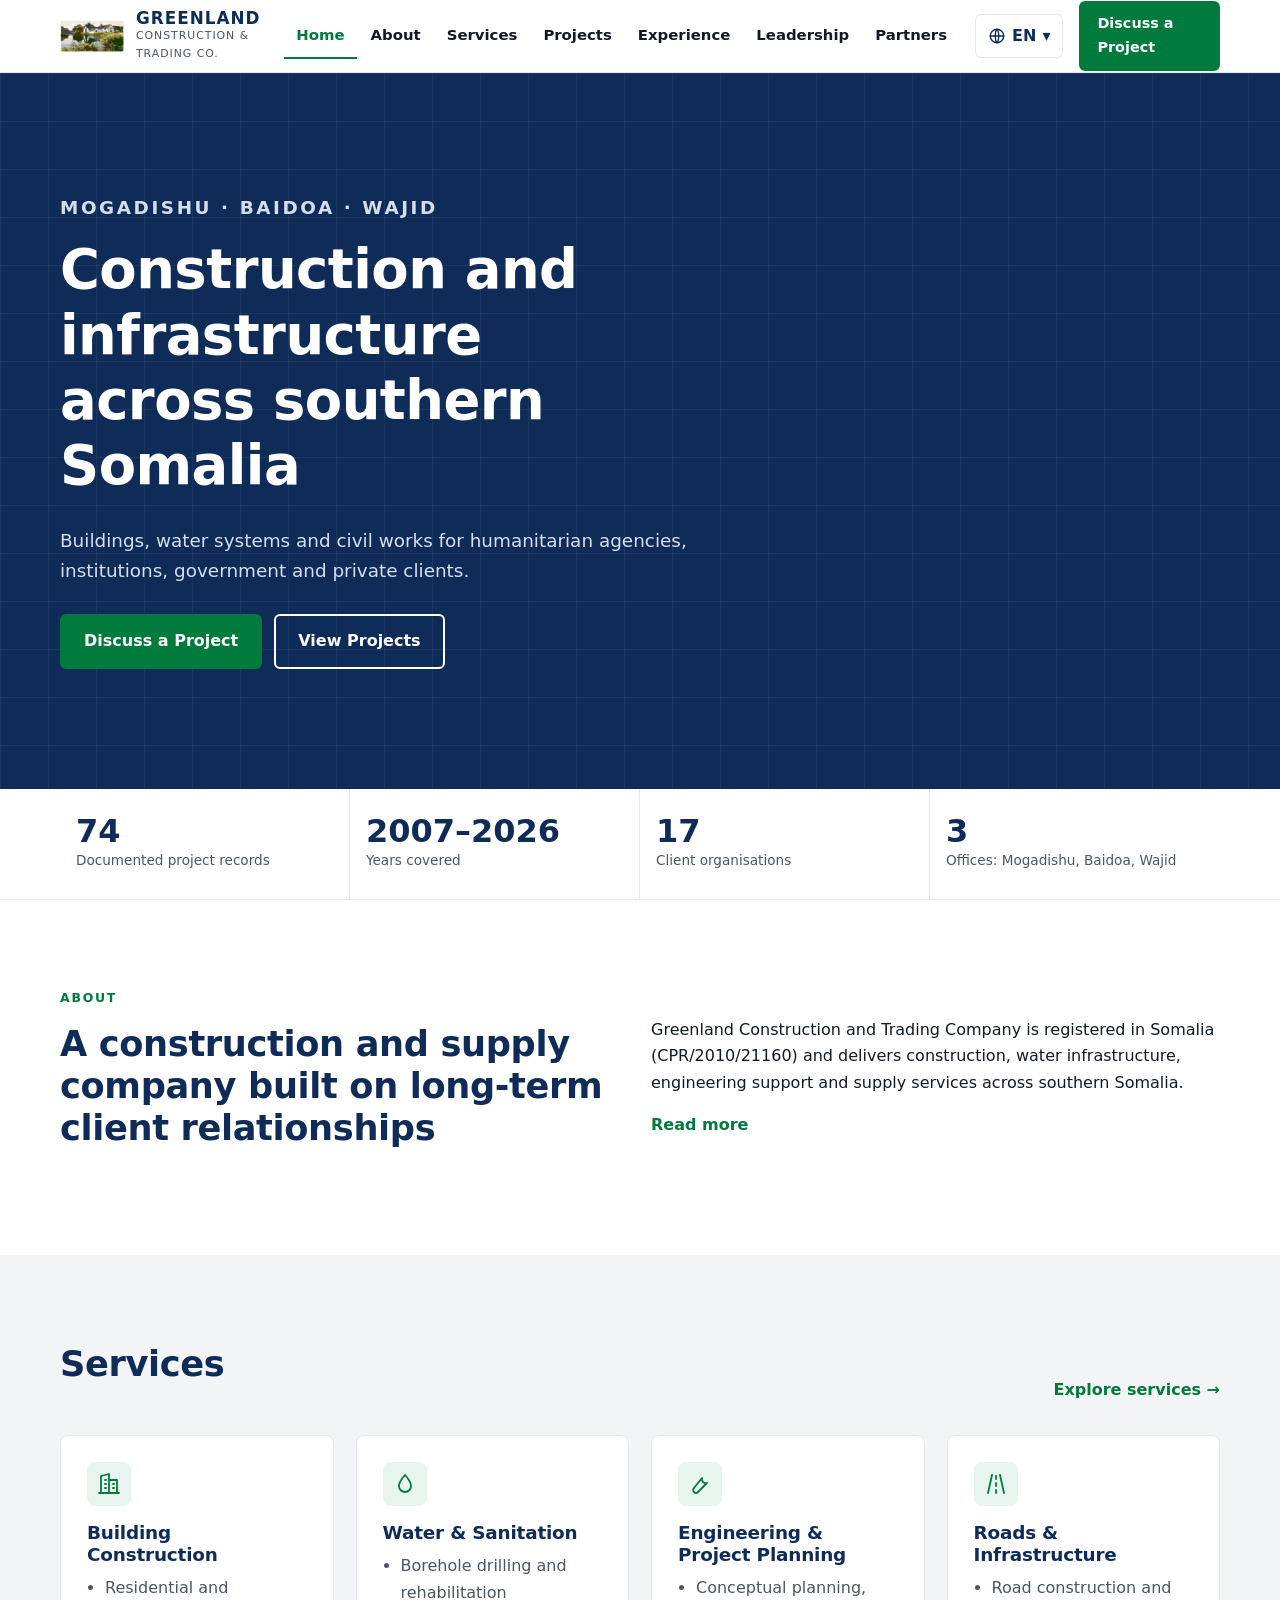
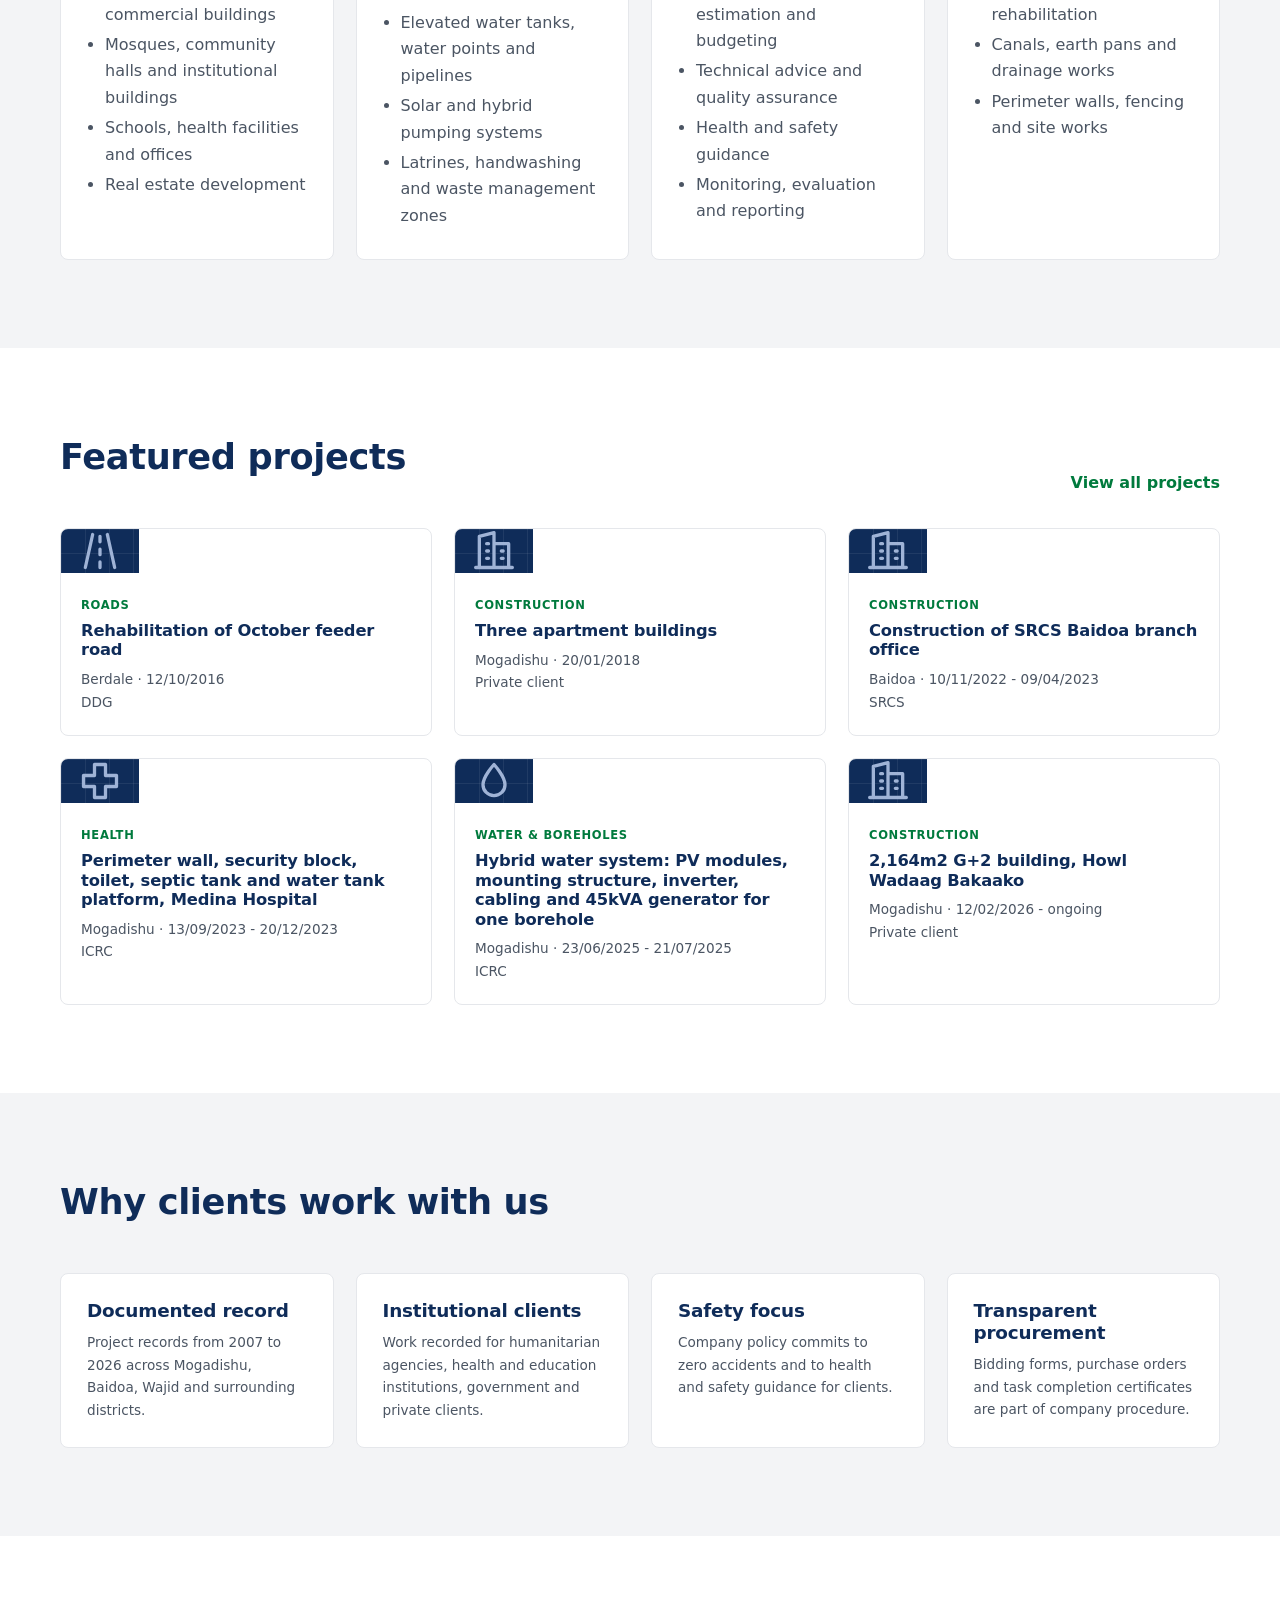
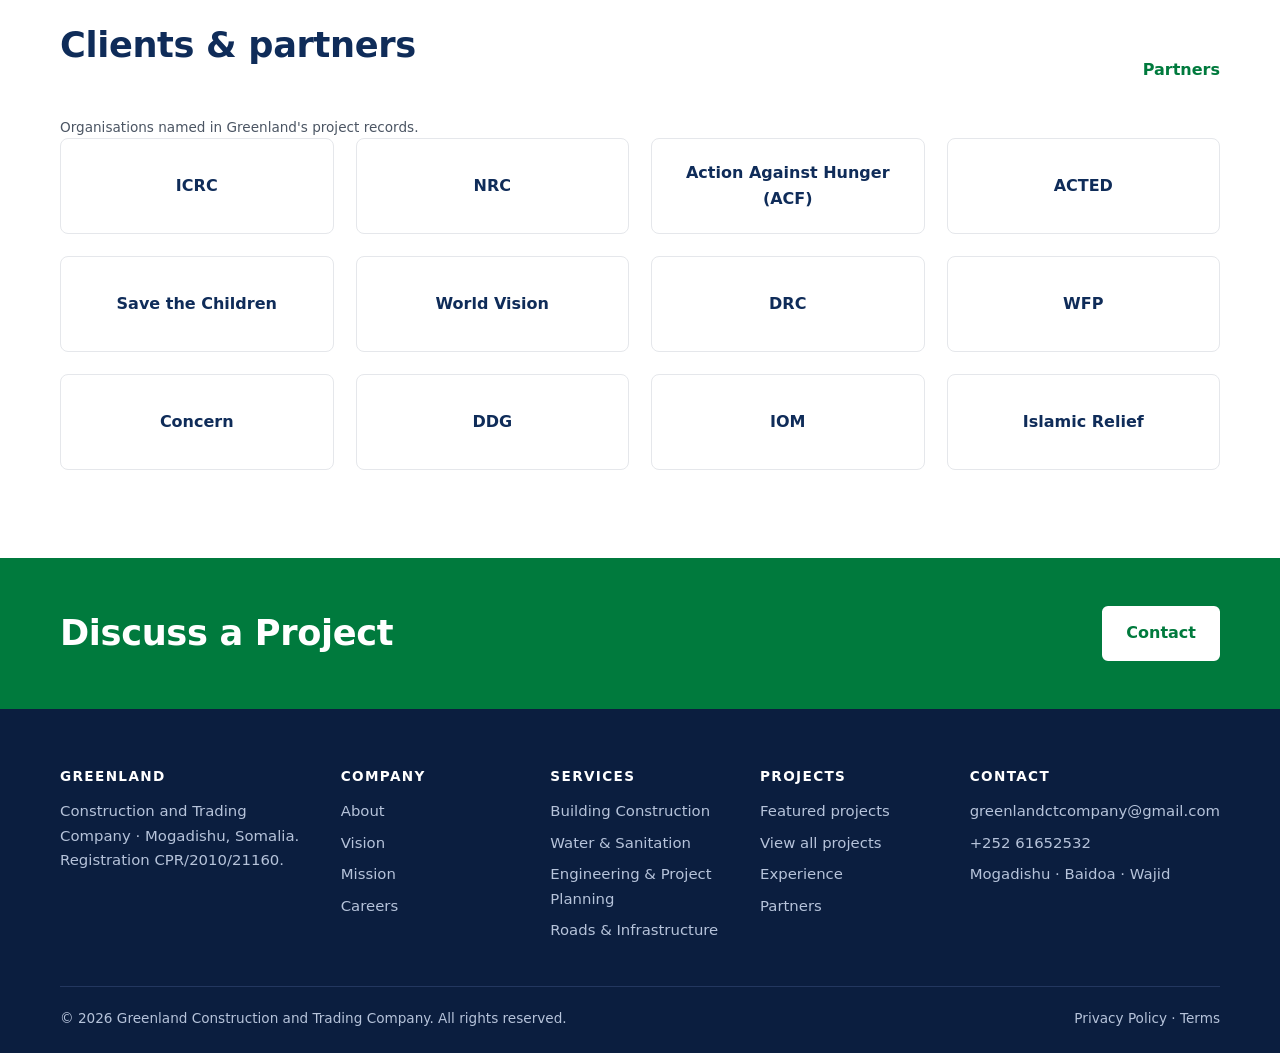
<file: index.html>
<!DOCTYPE html>
<html lang="en" dir="ltr"><head><meta charset="utf-8"><meta name="viewport" content="width=device-width,initial-scale=1">
<title>Construction &amp; Infrastructure in Southern Somalia | Greenland Construction &amp; Trading Company</title><meta name="description" content="Greenland Construction and Trading Company delivers buildings, water systems and civil works across southern Somalia. Project records from 2007.">
<meta property="og:title" content="Construction &amp; Infrastructure in Southern Somalia | Greenland Construction &amp; Trading Company"><meta property="og:description" content="Greenland Construction and Trading Company delivers buildings, water systems and civil works across southern Somalia. Project records from 2007."><meta property="og:type" content="website"><meta property="og:image" content="assets/logos/logo-mark.png">
<meta name="theme-color" content="#0F2C59"><link rel="icon" type="image/png" href="assets/icons/favicon.png"><link rel="stylesheet" href="css/style.css"><script type="application/ld+json">{"@context": "https://schema.org", "@type": "GeneralContractor", "name": "Greenland Construction and Trading Company", "email": "greenlandctcompany@gmail.com", "telephone": "+25261652532", "identifier": "CPR/2010/21160", "address": {"@type": "PostalAddress", "addressLocality": "Mogadishu", "addressCountry": "SO"}, "areaServed": "Southern Somalia"}</script></head>
<body data-page="index"><a class="skip" href="#main">Skip to content</a>
<header class="hdr"><div class="wrap"><a class="brand" href="index.html"><img src="assets/logos/logo-mark.png" alt="Greenland logo" width="64" height="31"><span><b>GREENLAND</b><small>Construction &amp; Trading Co.</small></span></a>
<nav class="nav" id="nav" aria-label="Main"><a href="index.html" data-i18n="home" aria-current=page>Home</a><a href="about.html" data-i18n="about">About</a><a href="services.html" data-i18n="services">Services</a><a href="projects.html" data-i18n="projects">Projects</a><a href="experience.html" data-i18n="experience">Experience</a><a href="leadership.html" data-i18n="leadership">Leadership</a><a href="partners.html" data-i18n="partners">Partners</a></nav>
<div class="lang" id="lang"></div><a class="btn sm" href="contact.html" data-i18n="cta_discuss">Discuss a Project</a>
<button class="burger" type="button" aria-expanded="false" aria-controls="nav" aria-label="Menu"><svg viewBox="0 0 24 24" fill="none" stroke="currentColor" stroke-width="1.8" stroke-linecap="round" stroke-linejoin="round" aria-hidden="true"><path d="M4 7h16M4 12h16M4 17h16"/></svg></button></div></header><main id="main">
<section class="hero"><div class="wrap"><p class="eyebrow">Mogadishu · Baidoa · Wajid</p><h1 data-i18n="hero_title">Construction and infrastructure across southern Somalia</h1><p>Buildings, water systems and civil works for humanitarian agencies, institutions, government and private clients.</p><div class="act"><a class="btn" href="contact.html" data-i18n="cta_discuss">Discuss a Project</a><a class="btn ghost" href="projects.html" data-i18n="view_projects">View Projects</a></div></div></section>
<div class="stats"><div class="wrap"><div class="stat"><b id="sN">74</b><span>Documented project records</span></div><div class="stat"><b id="sY">2007–2026</b><span>Years covered</span></div><div class="stat"><b id="sC">18</b><span>Client organisations</span></div><div class="stat"><b>3</b><span>Offices: Mogadishu, Baidoa, Wajid</span></div></div></div>
<section class="s"><div class="wrap grid g2" style="align-items:center"><div><p class="eyebrow" style="color:var(--green)">About</p><h2>A construction and supply company built on long-term client relationships</h2></div><div><p>Greenland Construction and Trading Company is registered in Somalia (CPR/2010/21160) and delivers construction, water infrastructure, engineering support and supply services across southern Somalia.</p><a class="more" href="about.html" data-i18n="read_more">Read more</a></div></div></section>
<section class="s alt"><div class="wrap"><div class="hd"><h2 data-i18n="sec_services">Services</h2><a class="more" href="services.html">Explore services →</a></div><div class="grid g4"><article class="card rv" id=""><div class="ic"><svg viewBox="0 0 24 24" fill="none" stroke="currentColor" stroke-width="1.8" stroke-linecap="round" stroke-linejoin="round" aria-hidden="true"><path d="M4 21V4l8-2v19M12 8h8v13M8 8h1M8 12h1M8 16h1M16 12h1M16 16h1M2 21h20"/></svg></div><h3 data-i18n="svc_construction">Building Construction</h3><ul><li>Residential and commercial buildings</li><li>Mosques, community halls and institutional buildings</li><li>Schools, health facilities and offices</li><li>Real estate development</li></ul></article><article class="card rv" id=""><div class="ic"><svg viewBox="0 0 24 24" fill="none" stroke="currentColor" stroke-width="1.8" stroke-linecap="round" stroke-linejoin="round" aria-hidden="true"><path d="M12 3s6 6.5 6 11a6 6 0 0 1-12 0c0-4.5 6-11 6-11z"/></svg></div><h3 data-i18n="svc_water">Water &amp; Sanitation</h3><ul><li>Borehole drilling and rehabilitation</li><li>Elevated water tanks, water points and pipelines</li><li>Solar and hybrid pumping systems</li><li>Latrines, handwashing and waste management zones</li></ul></article><article class="card rv" id=""><div class="ic"><svg viewBox="0 0 24 24" fill="none" stroke="currentColor" stroke-width="1.8" stroke-linecap="round" stroke-linejoin="round" aria-hidden="true"><path d="M14 6a4 4 0 0 0 5 5l-9 9a2.5 2.5 0 0 1-4-4z"/></svg></div><h3 data-i18n="svc_pm">Engineering &amp; Project Planning</h3><ul><li>Conceptual planning, estimation and budgeting</li><li>Technical advice and quality assurance</li><li>Health and safety guidance</li><li>Monitoring, evaluation and reporting</li></ul></article><article class="card rv" id=""><div class="ic"><svg viewBox="0 0 24 24" fill="none" stroke="currentColor" stroke-width="1.8" stroke-linecap="round" stroke-linejoin="round" aria-hidden="true"><path d="M8 3 4 21M16 3l4 18M12 4v3M12 11v3M12 18v3"/></svg></div><h3 data-i18n="svc_infra">Roads &amp; Infrastructure</h3><ul><li>Road construction and rehabilitation</li><li>Canals, earth pans and drainage works</li><li>Perimeter walls, fencing and site works</li></ul></article></div></div></section>
<section class="s" id="featured-s"><div class="wrap"><div class="hd"><h2 data-i18n="sec_featured">Featured projects</h2><a class="more" href="projects.html" data-i18n="view_all">View all projects</a></div><div class="grid g3" id="featured"></div></div></section>
<section class="s alt"><div class="wrap"><div class="hd"><h2>Why clients work with us</h2></div><div class="grid g4"><div class="card rv"><h3>Documented record</h3><p class="meta">Project records from 2007 to 2026 across Mogadishu, Baidoa, Wajid and surrounding districts.</p></div><div class="card rv"><h3>Institutional clients</h3><p class="meta">Work recorded for humanitarian agencies, health and education institutions, government and private clients.</p></div><div class="card rv"><h3>Safety focus</h3><p class="meta">Company policy commits to zero accidents and to health and safety guidance for clients.</p></div><div class="card rv"><h3>Transparent procurement</h3><p class="meta">Bidding forms, purchase orders and task completion certificates are part of company procedure.</p></div></div></div></section>
<section class="s"><div class="wrap"><div class="hd"><h2 data-i18n="sec_partners">Clients &amp; partners</h2><a class="more" href="partners.html" data-i18n="partners">Partners</a></div><p class="meta">Organisations named in Greenland's project records.</p><div class="grid g4" id="pt"></div></div></section><section class="cta"><div class="wrap"><h2 data-i18n="cta_discuss">Discuss a Project</h2><a class="btn" href="contact.html" data-i18n="contact">Contact</a></div></section></main><footer class="ftr"><div class="wrap"><div class="cols">
<div><h4>Greenland</h4><p>Construction and Trading Company · Mogadishu, Somalia. Registration CPR/2010/21160.</p></div>
<div><h4>Company</h4><ul><li><a href="about.html">About</a></li><li><a href="about.html#vision" data-i18n="vision">Vision</a></li><li><a href="about.html#mission" data-i18n="mission">Mission</a></li><li><a href="contact.html?ref=Careers">Careers</a></li></ul></div>
<div><h4 data-i18n="services">Services</h4><ul><li><a href="services.html#construction" data-i18n="svc_construction">Building Construction</a></li><li><a href="services.html#water" data-i18n="svc_water">Water &amp; Sanitation</a></li><li><a href="services.html#engineering" data-i18n="svc_pm">Engineering</a></li><li><a href="services.html#infrastructure" data-i18n="svc_infra">Infrastructure</a></li></ul></div>
<div><h4 data-i18n="projects">Projects</h4><ul><li><a href="index.html#featured" data-i18n="sec_featured">Featured</a></li><li><a href="projects.html" data-i18n="view_all">Portfolio</a></li><li><a href="experience.html" data-i18n="experience">Experience</a></li><li><a href="partners.html" data-i18n="partners">Partners</a></li></ul></div>
<div><h4 data-i18n="contact">Contact</h4><ul><li><a href="mailto:greenlandctcompany@gmail.com">greenlandctcompany@gmail.com</a></li><li><a href="tel:+25261652532">+252 61652532</a></li><li>Mogadishu · Baidoa · Wajid</li></ul></div></div>
<div class="bt"><span>© <span class="yr">2026</span> Greenland Construction and Trading Company. <span data-i18n="rights">All rights reserved.</span></span><span><a href="privacy.html">Privacy Policy</a> · <a href="terms.html">Terms</a></span></div></div></footer>
<dialog id="pm"></dialog><script src="js/locales.js"></script><script src="js/projects-data.js"></script><script src="js/main.js"></script></body></html>
</file>
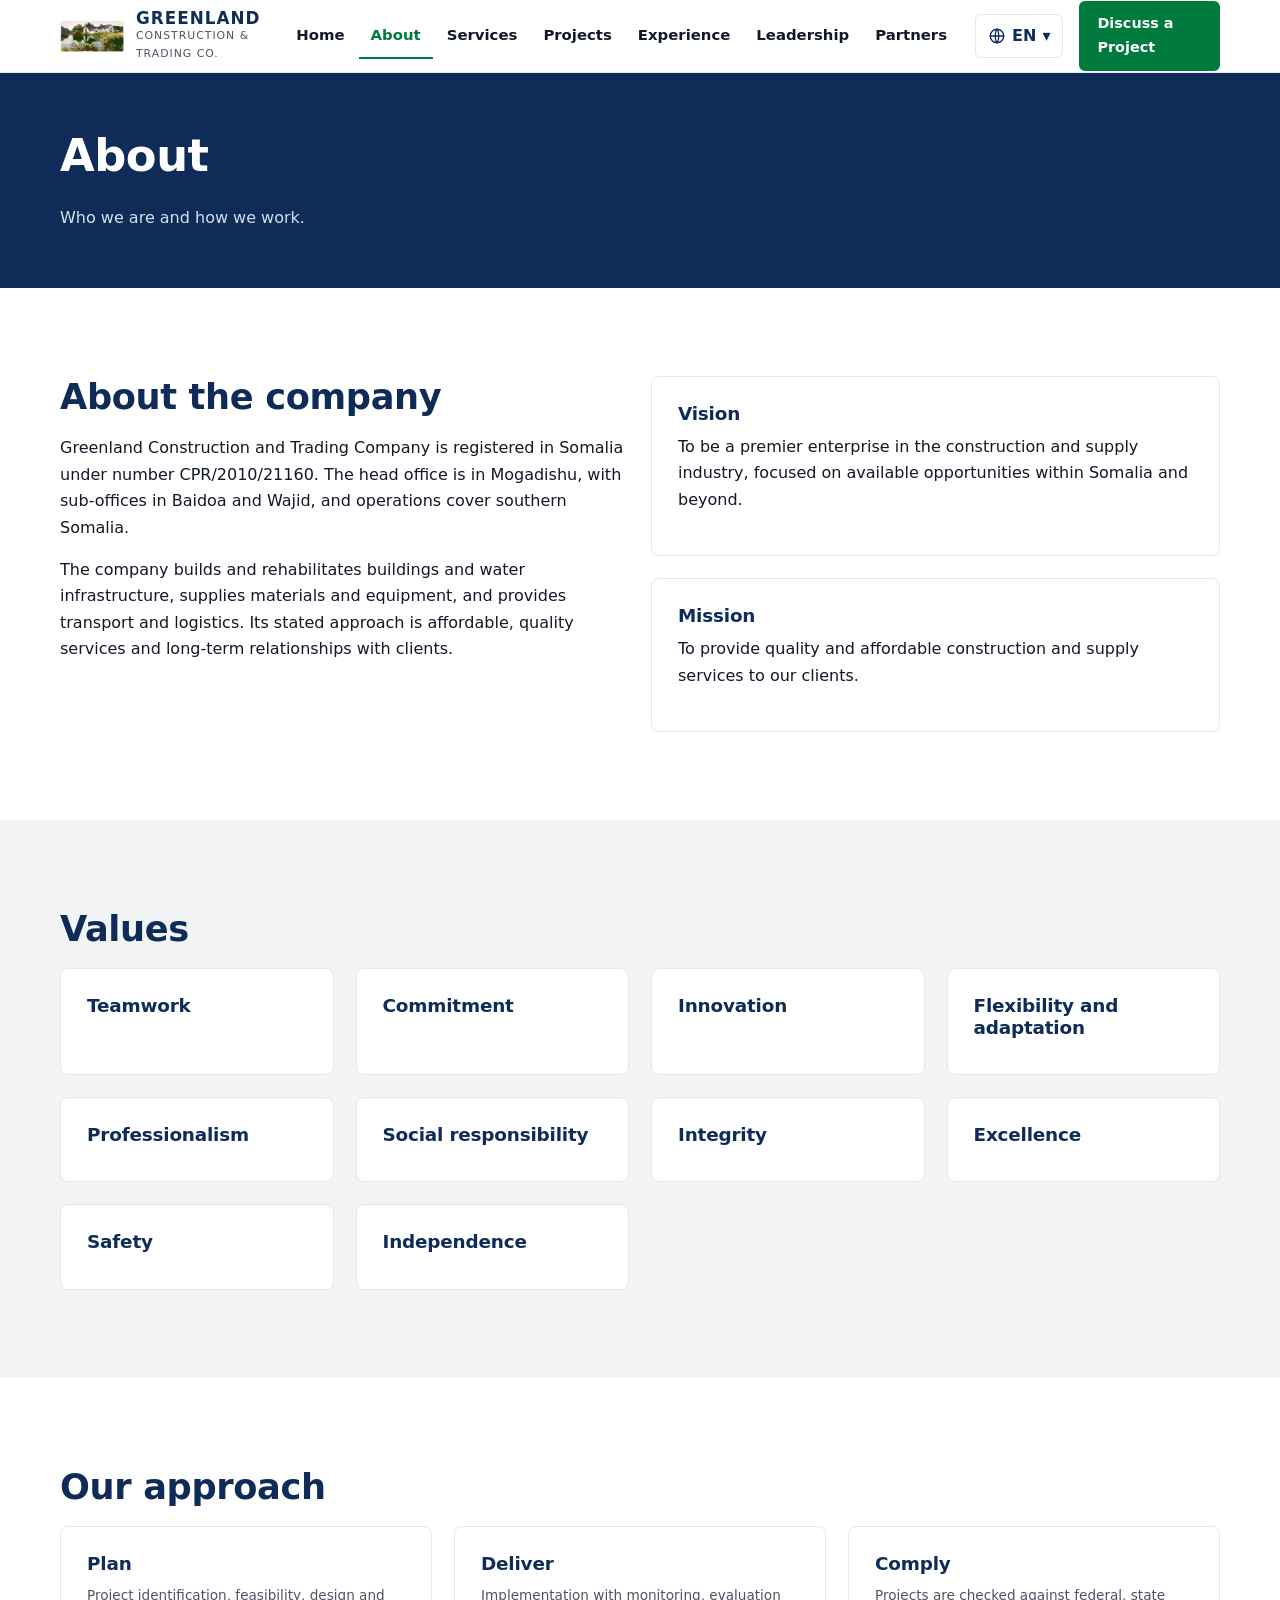
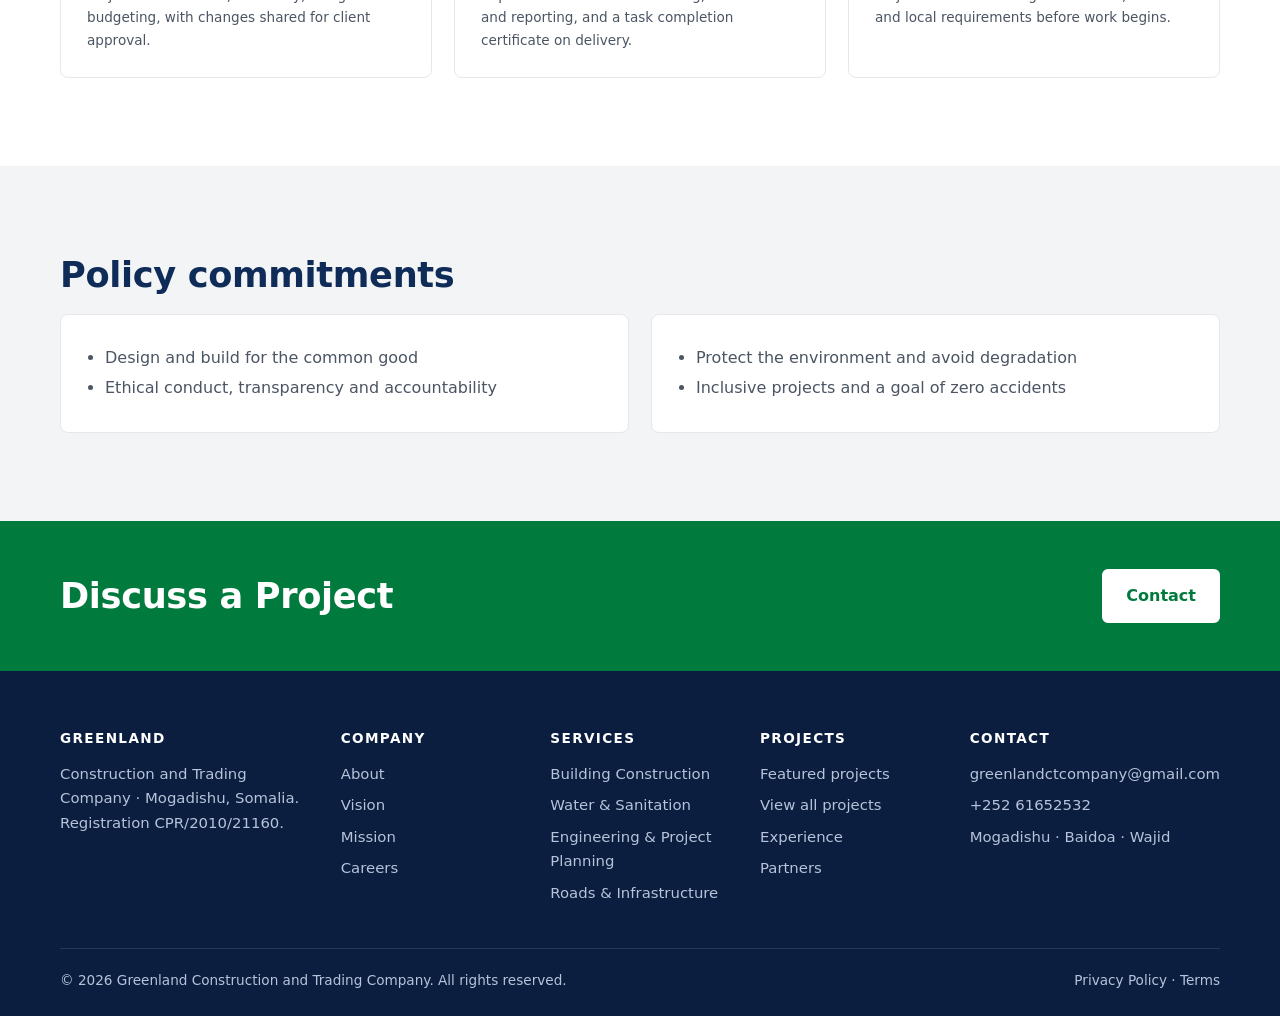
<file: about.html>
<!DOCTYPE html>
<html lang="en" dir="ltr"><head><meta charset="utf-8"><meta name="viewport" content="width=device-width,initial-scale=1">
<title>About Us | Greenland Construction &amp; Trading Company</title><meta name="description" content="About Greenland Construction and Trading Company: vision, mission, values, approach and experience in southern Somalia.">
<meta property="og:title" content="About Us | Greenland Construction &amp; Trading Company"><meta property="og:description" content="About Greenland Construction and Trading Company: vision, mission, values, approach and experience in southern Somalia."><meta property="og:type" content="website"><meta property="og:image" content="assets/logos/logo-mark.png">
<meta name="theme-color" content="#0F2C59"><link rel="icon" type="image/png" href="assets/icons/favicon.png"><link rel="stylesheet" href="css/style.css"></head>
<body data-page="about"><a class="skip" href="#main">Skip to content</a>
<header class="hdr"><div class="wrap"><a class="brand" href="index.html"><img src="assets/logos/logo-mark.png" alt="Greenland logo" width="64" height="31"><span><b>GREENLAND</b><small>Construction &amp; Trading Co.</small></span></a>
<nav class="nav" id="nav" aria-label="Main"><a href="index.html" data-i18n="home">Home</a><a href="about.html" data-i18n="about" aria-current=page>About</a><a href="services.html" data-i18n="services">Services</a><a href="projects.html" data-i18n="projects">Projects</a><a href="experience.html" data-i18n="experience">Experience</a><a href="leadership.html" data-i18n="leadership">Leadership</a><a href="partners.html" data-i18n="partners">Partners</a></nav>
<div class="lang" id="lang"></div><a class="btn sm" href="contact.html" data-i18n="cta_discuss">Discuss a Project</a>
<button class="burger" type="button" aria-expanded="false" aria-controls="nav" aria-label="Menu"><svg viewBox="0 0 24 24" fill="none" stroke="currentColor" stroke-width="1.8" stroke-linecap="round" stroke-linejoin="round" aria-hidden="true"><path d="M4 7h16M4 12h16M4 17h16"/></svg></button></div></header><main id="main"><div class="pg"><div class="wrap"><h1 data-i18n="about">About</h1><p>Who we are and how we work.</p></div></div>
<section class="s"><div class="wrap grid g2"><div><h2>About the company</h2><p>Greenland Construction and Trading Company is registered in Somalia under number CPR/2010/21160. The head office is in Mogadishu, with sub-offices in Baidoa and Wajid, and operations cover southern Somalia.</p><p>The company builds and rehabilitates buildings and water infrastructure, supplies materials and equipment, and provides transport and logistics. Its stated approach is affordable, quality services and long-term relationships with clients.</p></div>
<div class="grid"><div class="card" id="vision"><h3 data-i18n="vision">Vision</h3><p>To be a premier enterprise in the construction and supply industry, focused on available opportunities within Somalia and beyond.</p></div><div class="card" id="mission"><h3 data-i18n="mission">Mission</h3><p>To provide quality and affordable construction and supply services to our clients.</p></div></div></div></section>
<section class="s alt"><div class="wrap"><h2 data-i18n="values">Values</h2><div class="grid g4"><div class="card rv"><h3>Teamwork</h3></div><div class="card rv"><h3>Commitment</h3></div><div class="card rv"><h3>Innovation</h3></div><div class="card rv"><h3>Flexibility and adaptation</h3></div><div class="card rv"><h3>Professionalism</h3></div><div class="card rv"><h3>Social responsibility</h3></div><div class="card rv"><h3>Integrity</h3></div><div class="card rv"><h3>Excellence</h3></div><div class="card rv"><h3>Safety</h3></div><div class="card rv"><h3>Independence</h3></div></div></div></section>
<section class="s"><div class="wrap"><h2>Our approach</h2><div class="grid g3"><div class="card"><h3>Plan</h3><p class="meta">Project identification, feasibility, design and budgeting, with changes shared for client approval.</p></div><div class="card"><h3>Deliver</h3><p class="meta">Implementation with monitoring, evaluation and reporting, and a task completion certificate on delivery.</p></div><div class="card"><h3>Comply</h3><p class="meta">Projects are checked against federal, state and local requirements before work begins.</p></div></div></div></section>
<section class="s alt"><div class="wrap"><h2>Policy commitments</h2><div class="grid g2"><div class="card"><ul><li>Design and build for the common good</li><li>Ethical conduct, transparency and accountability</li></ul></div><div class="card"><ul><li>Protect the environment and avoid degradation</li><li>Inclusive projects and a goal of zero accidents</li></ul></div></div></div></section><section class="cta"><div class="wrap"><h2 data-i18n="cta_discuss">Discuss a Project</h2><a class="btn" href="contact.html" data-i18n="contact">Contact</a></div></section></main><footer class="ftr"><div class="wrap"><div class="cols">
<div><h4>Greenland</h4><p>Construction and Trading Company · Mogadishu, Somalia. Registration CPR/2010/21160.</p></div>
<div><h4>Company</h4><ul><li><a href="about.html">About</a></li><li><a href="about.html#vision" data-i18n="vision">Vision</a></li><li><a href="about.html#mission" data-i18n="mission">Mission</a></li><li><a href="contact.html?ref=Careers">Careers</a></li></ul></div>
<div><h4 data-i18n="services">Services</h4><ul><li><a href="services.html#construction" data-i18n="svc_construction">Building Construction</a></li><li><a href="services.html#water" data-i18n="svc_water">Water &amp; Sanitation</a></li><li><a href="services.html#engineering" data-i18n="svc_pm">Engineering</a></li><li><a href="services.html#infrastructure" data-i18n="svc_infra">Infrastructure</a></li></ul></div>
<div><h4 data-i18n="projects">Projects</h4><ul><li><a href="index.html#featured" data-i18n="sec_featured">Featured</a></li><li><a href="projects.html" data-i18n="view_all">Portfolio</a></li><li><a href="experience.html" data-i18n="experience">Experience</a></li><li><a href="partners.html" data-i18n="partners">Partners</a></li></ul></div>
<div><h4 data-i18n="contact">Contact</h4><ul><li><a href="mailto:greenlandctcompany@gmail.com">greenlandctcompany@gmail.com</a></li><li><a href="tel:+25261652532">+252 61652532</a></li><li>Mogadishu · Baidoa · Wajid</li></ul></div></div>
<div class="bt"><span>© <span class="yr">2026</span> Greenland Construction and Trading Company. <span data-i18n="rights">All rights reserved.</span></span><span><a href="privacy.html">Privacy Policy</a> · <a href="terms.html">Terms</a></span></div></div></footer>
<dialog id="pm"></dialog><script src="js/locales.js"></script><script src="js/projects-data.js"></script><script src="js/main.js"></script></body></html>
</file>
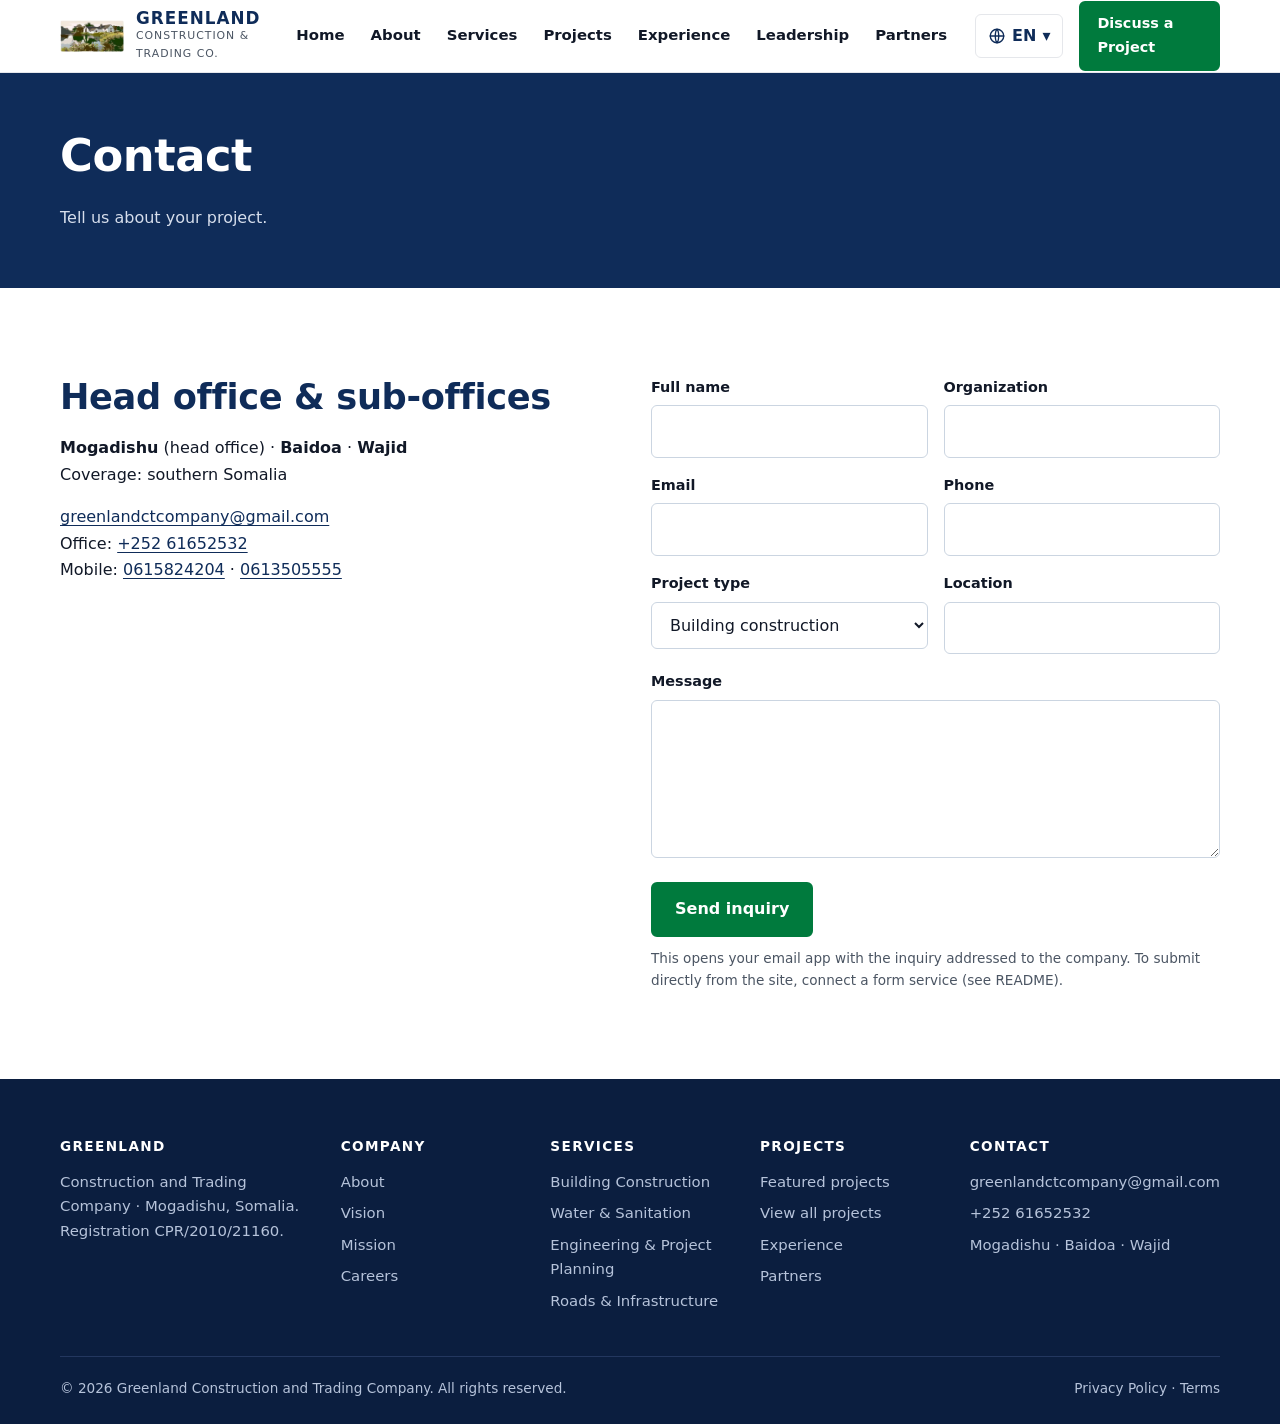
<file: contact.html>
<!DOCTYPE html>
<html lang="en" dir="ltr"><head><meta charset="utf-8"><meta name="viewport" content="width=device-width,initial-scale=1">
<title>Contact | Greenland Construction &amp; Trading Company</title><meta name="description" content="Contact Greenland Construction and Trading Company in Mogadishu, Baidoa and Wajid, Somalia. Send a project inquiry.">
<meta property="og:title" content="Contact | Greenland Construction &amp; Trading Company"><meta property="og:description" content="Contact Greenland Construction and Trading Company in Mogadishu, Baidoa and Wajid, Somalia. Send a project inquiry."><meta property="og:type" content="website"><meta property="og:image" content="assets/logos/logo-mark.png">
<meta name="theme-color" content="#0F2C59"><link rel="icon" type="image/png" href="assets/icons/favicon.png"><link rel="stylesheet" href="css/style.css"></head>
<body data-page="contact"><a class="skip" href="#main">Skip to content</a>
<header class="hdr"><div class="wrap"><a class="brand" href="index.html"><img src="assets/logos/logo-mark.png" alt="Greenland logo" width="64" height="31"><span><b>GREENLAND</b><small>Construction &amp; Trading Co.</small></span></a>
<nav class="nav" id="nav" aria-label="Main"><a href="index.html" data-i18n="home">Home</a><a href="about.html" data-i18n="about">About</a><a href="services.html" data-i18n="services">Services</a><a href="projects.html" data-i18n="projects">Projects</a><a href="experience.html" data-i18n="experience">Experience</a><a href="leadership.html" data-i18n="leadership">Leadership</a><a href="partners.html" data-i18n="partners">Partners</a></nav>
<div class="lang" id="lang"></div><a class="btn sm" href="contact.html" data-i18n="cta_discuss">Discuss a Project</a>
<button class="burger" type="button" aria-expanded="false" aria-controls="nav" aria-label="Menu"><svg viewBox="0 0 24 24" fill="none" stroke="currentColor" stroke-width="1.8" stroke-linecap="round" stroke-linejoin="round" aria-hidden="true"><path d="M4 7h16M4 12h16M4 17h16"/></svg></button></div></header><main id="main"><div class="pg"><div class="wrap"><h1 data-i18n="contact">Contact us</h1><p>Tell us about your project.</p></div></div>
<section class="s"><div class="wrap grid g2"><div><h2>Head office &amp; sub-offices</h2><p><strong>Mogadishu</strong> (head office) · <strong>Baidoa</strong> · <strong>Wajid</strong><br>Coverage: southern Somalia</p><p><a href="mailto:greenlandctcompany@gmail.com">greenlandctcompany@gmail.com</a><br>Office: <a href="tel:+25261652532">+252 61652532</a><br>Mobile: <a href="tel:+252615824204">0615824204</a> · <a href="tel:+252613505555">0613505555</a></p></div>
<form class="fm" id="fm" data-to="greenlandctcompany@gmail.com"><div><label for="name" data-i18n="f_name">Full name</label><input id="name" name="name" required autocomplete="name"></div><div><label for="org" data-i18n="f_org">Organization</label><input id="org" name="org" autocomplete="organization"></div>
<div><label for="email" data-i18n="f_email">Email</label><input id="email" name="email" type="email" required autocomplete="email"></div><div><label for="phone" data-i18n="f_phone">Phone</label><input id="phone" name="phone" type="tel" autocomplete="tel"></div>
<div><label for="type" data-i18n="f_type">Project type</label><select id="type" name="type"><option>Building construction</option><option>Water &amp; sanitation</option><option>Engineering &amp; planning</option><option>Roads &amp; infrastructure</option><option>Supply &amp; logistics</option><option>Other</option></select></div><div><label for="loc" data-i18n="f_location">Location</label><input id="loc" name="loc"></div>
<div class="full"><label for="msg" data-i18n="f_message">Message</label><textarea id="msg" name="msg" rows="5" required></textarea></div><div class="full"><button class="btn" type="submit" data-i18n="submit">Send inquiry</button><p class="meta" style="margin-top:10px">This opens your email app with the inquiry addressed to the company. To submit directly from the site, connect a form service (see README).</p></div></form></div></section></main><footer class="ftr"><div class="wrap"><div class="cols">
<div><h4>Greenland</h4><p>Construction and Trading Company · Mogadishu, Somalia. Registration CPR/2010/21160.</p></div>
<div><h4>Company</h4><ul><li><a href="about.html">About</a></li><li><a href="about.html#vision" data-i18n="vision">Vision</a></li><li><a href="about.html#mission" data-i18n="mission">Mission</a></li><li><a href="contact.html?ref=Careers">Careers</a></li></ul></div>
<div><h4 data-i18n="services">Services</h4><ul><li><a href="services.html#construction" data-i18n="svc_construction">Building Construction</a></li><li><a href="services.html#water" data-i18n="svc_water">Water &amp; Sanitation</a></li><li><a href="services.html#engineering" data-i18n="svc_pm">Engineering</a></li><li><a href="services.html#infrastructure" data-i18n="svc_infra">Infrastructure</a></li></ul></div>
<div><h4 data-i18n="projects">Projects</h4><ul><li><a href="index.html#featured" data-i18n="sec_featured">Featured</a></li><li><a href="projects.html" data-i18n="view_all">Portfolio</a></li><li><a href="experience.html" data-i18n="experience">Experience</a></li><li><a href="partners.html" data-i18n="partners">Partners</a></li></ul></div>
<div><h4 data-i18n="contact">Contact</h4><ul><li><a href="mailto:greenlandctcompany@gmail.com">greenlandctcompany@gmail.com</a></li><li><a href="tel:+25261652532">+252 61652532</a></li><li>Mogadishu · Baidoa · Wajid</li></ul></div></div>
<div class="bt"><span>© <span class="yr">2026</span> Greenland Construction and Trading Company. <span data-i18n="rights">All rights reserved.</span></span><span><a href="privacy.html">Privacy Policy</a> · <a href="terms.html">Terms</a></span></div></div></footer>
<dialog id="pm"></dialog><script src="js/locales.js"></script><script src="js/projects-data.js"></script><script src="js/main.js"></script></body></html>
</file>
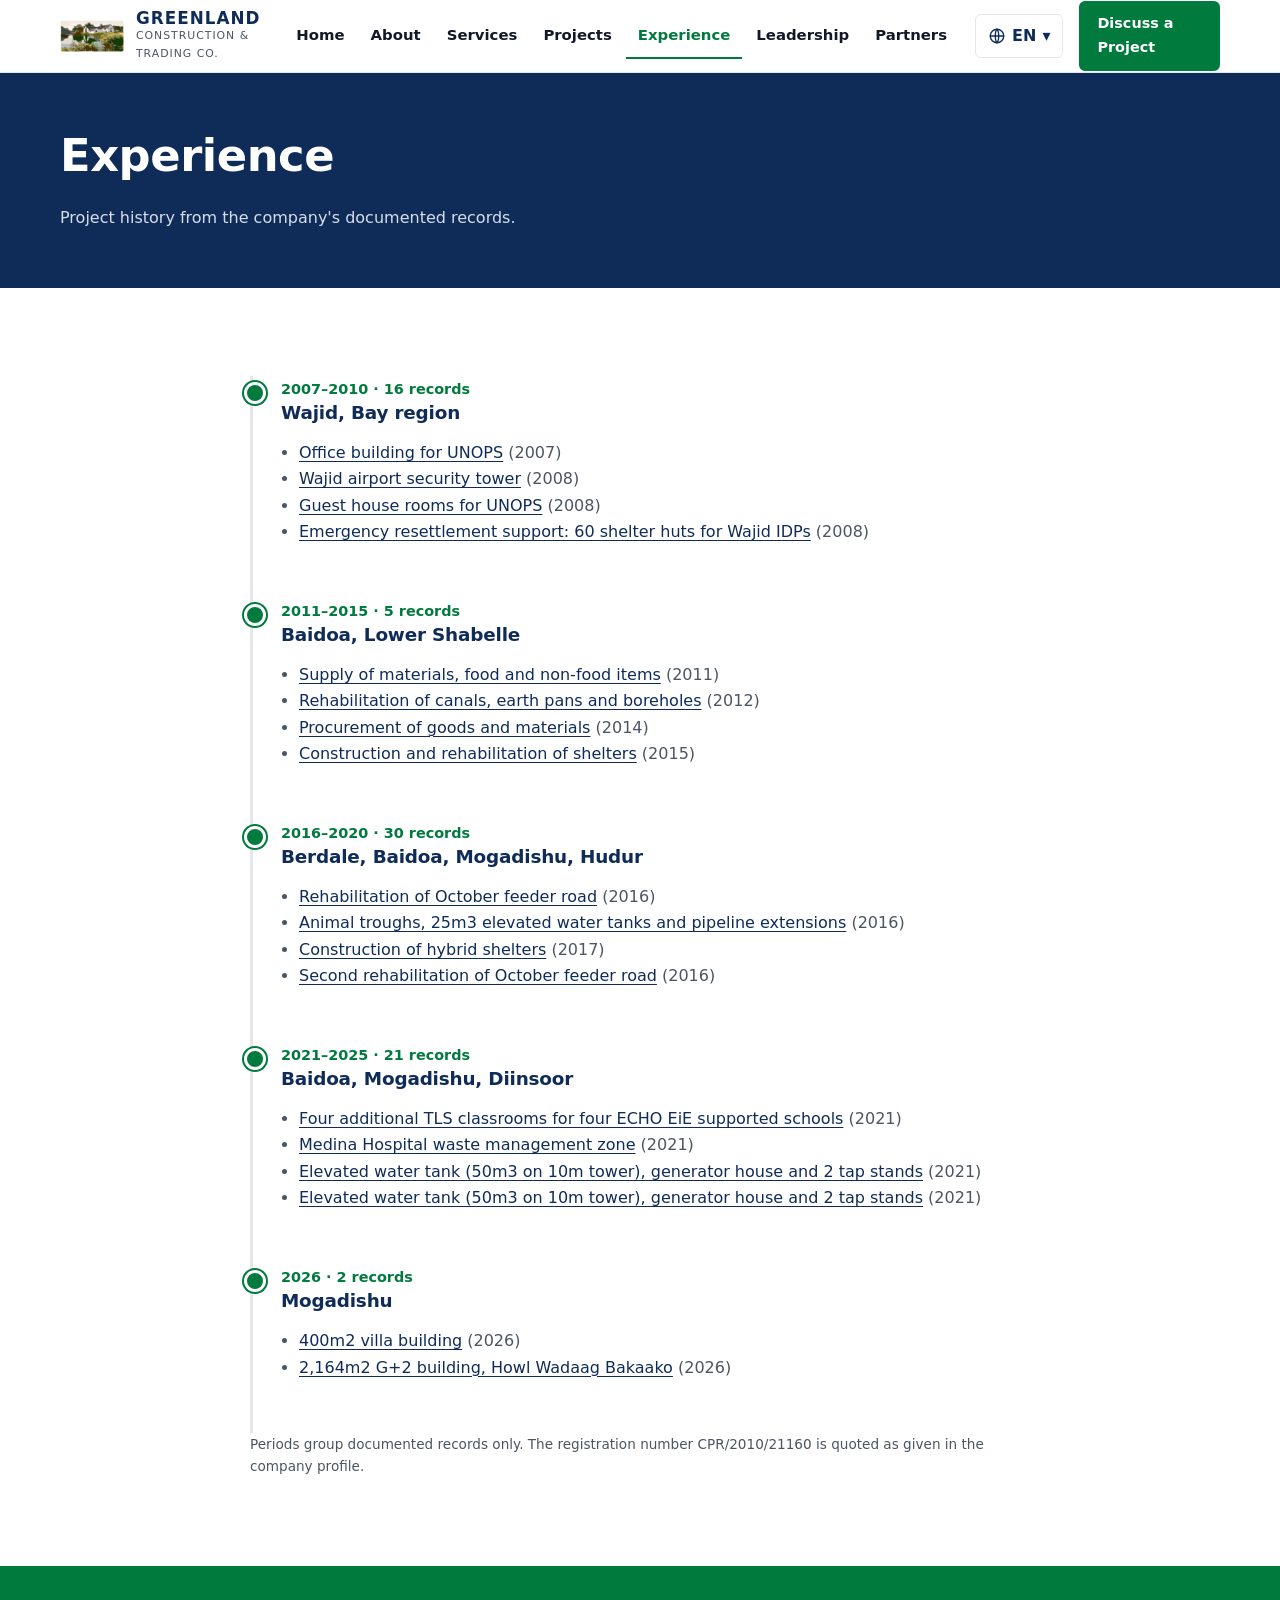
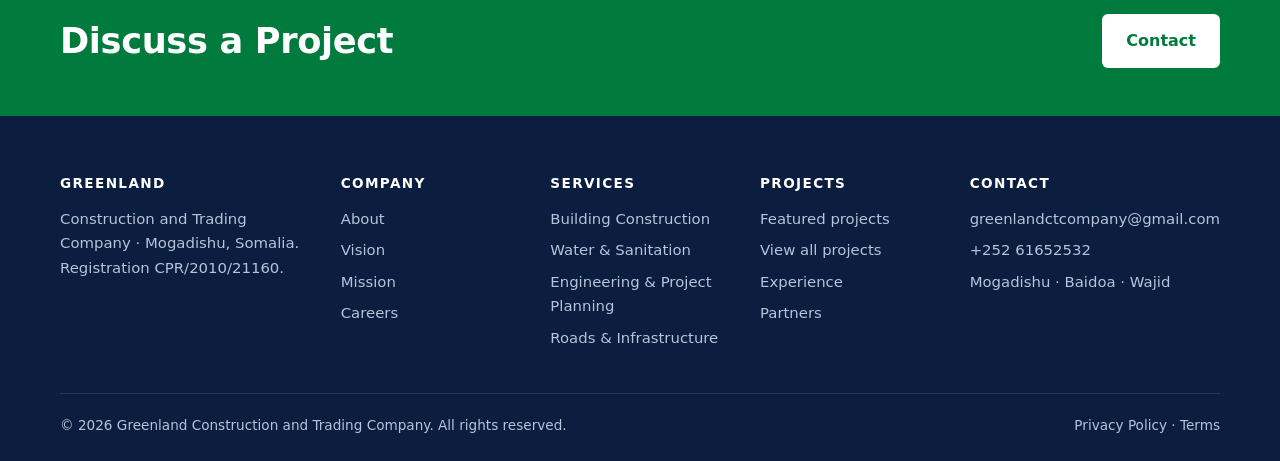
<file: experience.html>
<!DOCTYPE html>
<html lang="en" dir="ltr"><head><meta charset="utf-8"><meta name="viewport" content="width=device-width,initial-scale=1">
<title>Experience | Greenland Construction &amp; Trading Company</title><meta name="description" content="Greenland project history 2007–2026, grouped by period, from the company's documented project records.">
<meta property="og:title" content="Experience | Greenland Construction &amp; Trading Company"><meta property="og:description" content="Greenland project history 2007–2026, grouped by period, from the company's documented project records."><meta property="og:type" content="website"><meta property="og:image" content="assets/logos/logo-mark.png">
<meta name="theme-color" content="#0F2C59"><link rel="icon" type="image/png" href="assets/icons/favicon.png"><link rel="stylesheet" href="css/style.css"></head>
<body data-page="experience"><a class="skip" href="#main">Skip to content</a>
<header class="hdr"><div class="wrap"><a class="brand" href="index.html"><img src="assets/logos/logo-mark.png" alt="Greenland logo" width="64" height="31"><span><b>GREENLAND</b><small>Construction &amp; Trading Co.</small></span></a>
<nav class="nav" id="nav" aria-label="Main"><a href="index.html" data-i18n="home">Home</a><a href="about.html" data-i18n="about">About</a><a href="services.html" data-i18n="services">Services</a><a href="projects.html" data-i18n="projects">Projects</a><a href="experience.html" data-i18n="experience" aria-current=page>Experience</a><a href="leadership.html" data-i18n="leadership">Leadership</a><a href="partners.html" data-i18n="partners">Partners</a></nav>
<div class="lang" id="lang"></div><a class="btn sm" href="contact.html" data-i18n="cta_discuss">Discuss a Project</a>
<button class="burger" type="button" aria-expanded="false" aria-controls="nav" aria-label="Menu"><svg viewBox="0 0 24 24" fill="none" stroke="currentColor" stroke-width="1.8" stroke-linecap="round" stroke-linejoin="round" aria-hidden="true"><path d="M4 7h16M4 12h16M4 17h16"/></svg></button></div></header><main id="main"><div class="pg"><div class="wrap"><h1 data-i18n="experience">Experience</h1><p>Project history from the company's documented records.</p></div></div>
<section class="s"><div class="wrap" style="max-width:820px"><div class="tl" id="tl"></div><p class="meta">Periods group documented records only. The registration number CPR/2010/21160 is quoted as given in the company profile.</p></div></section><section class="cta"><div class="wrap"><h2 data-i18n="cta_discuss">Discuss a Project</h2><a class="btn" href="contact.html" data-i18n="contact">Contact</a></div></section></main><footer class="ftr"><div class="wrap"><div class="cols">
<div><h4>Greenland</h4><p>Construction and Trading Company · Mogadishu, Somalia. Registration CPR/2010/21160.</p></div>
<div><h4>Company</h4><ul><li><a href="about.html">About</a></li><li><a href="about.html#vision" data-i18n="vision">Vision</a></li><li><a href="about.html#mission" data-i18n="mission">Mission</a></li><li><a href="contact.html?ref=Careers">Careers</a></li></ul></div>
<div><h4 data-i18n="services">Services</h4><ul><li><a href="services.html#construction" data-i18n="svc_construction">Building Construction</a></li><li><a href="services.html#water" data-i18n="svc_water">Water &amp; Sanitation</a></li><li><a href="services.html#engineering" data-i18n="svc_pm">Engineering</a></li><li><a href="services.html#infrastructure" data-i18n="svc_infra">Infrastructure</a></li></ul></div>
<div><h4 data-i18n="projects">Projects</h4><ul><li><a href="index.html#featured" data-i18n="sec_featured">Featured</a></li><li><a href="projects.html" data-i18n="view_all">Portfolio</a></li><li><a href="experience.html" data-i18n="experience">Experience</a></li><li><a href="partners.html" data-i18n="partners">Partners</a></li></ul></div>
<div><h4 data-i18n="contact">Contact</h4><ul><li><a href="mailto:greenlandctcompany@gmail.com">greenlandctcompany@gmail.com</a></li><li><a href="tel:+25261652532">+252 61652532</a></li><li>Mogadishu · Baidoa · Wajid</li></ul></div></div>
<div class="bt"><span>© <span class="yr">2026</span> Greenland Construction and Trading Company. <span data-i18n="rights">All rights reserved.</span></span><span><a href="privacy.html">Privacy Policy</a> · <a href="terms.html">Terms</a></span></div></div></footer>
<dialog id="pm"></dialog><script src="js/locales.js"></script><script src="js/projects-data.js"></script><script src="js/main.js"></script></body></html>
</file>
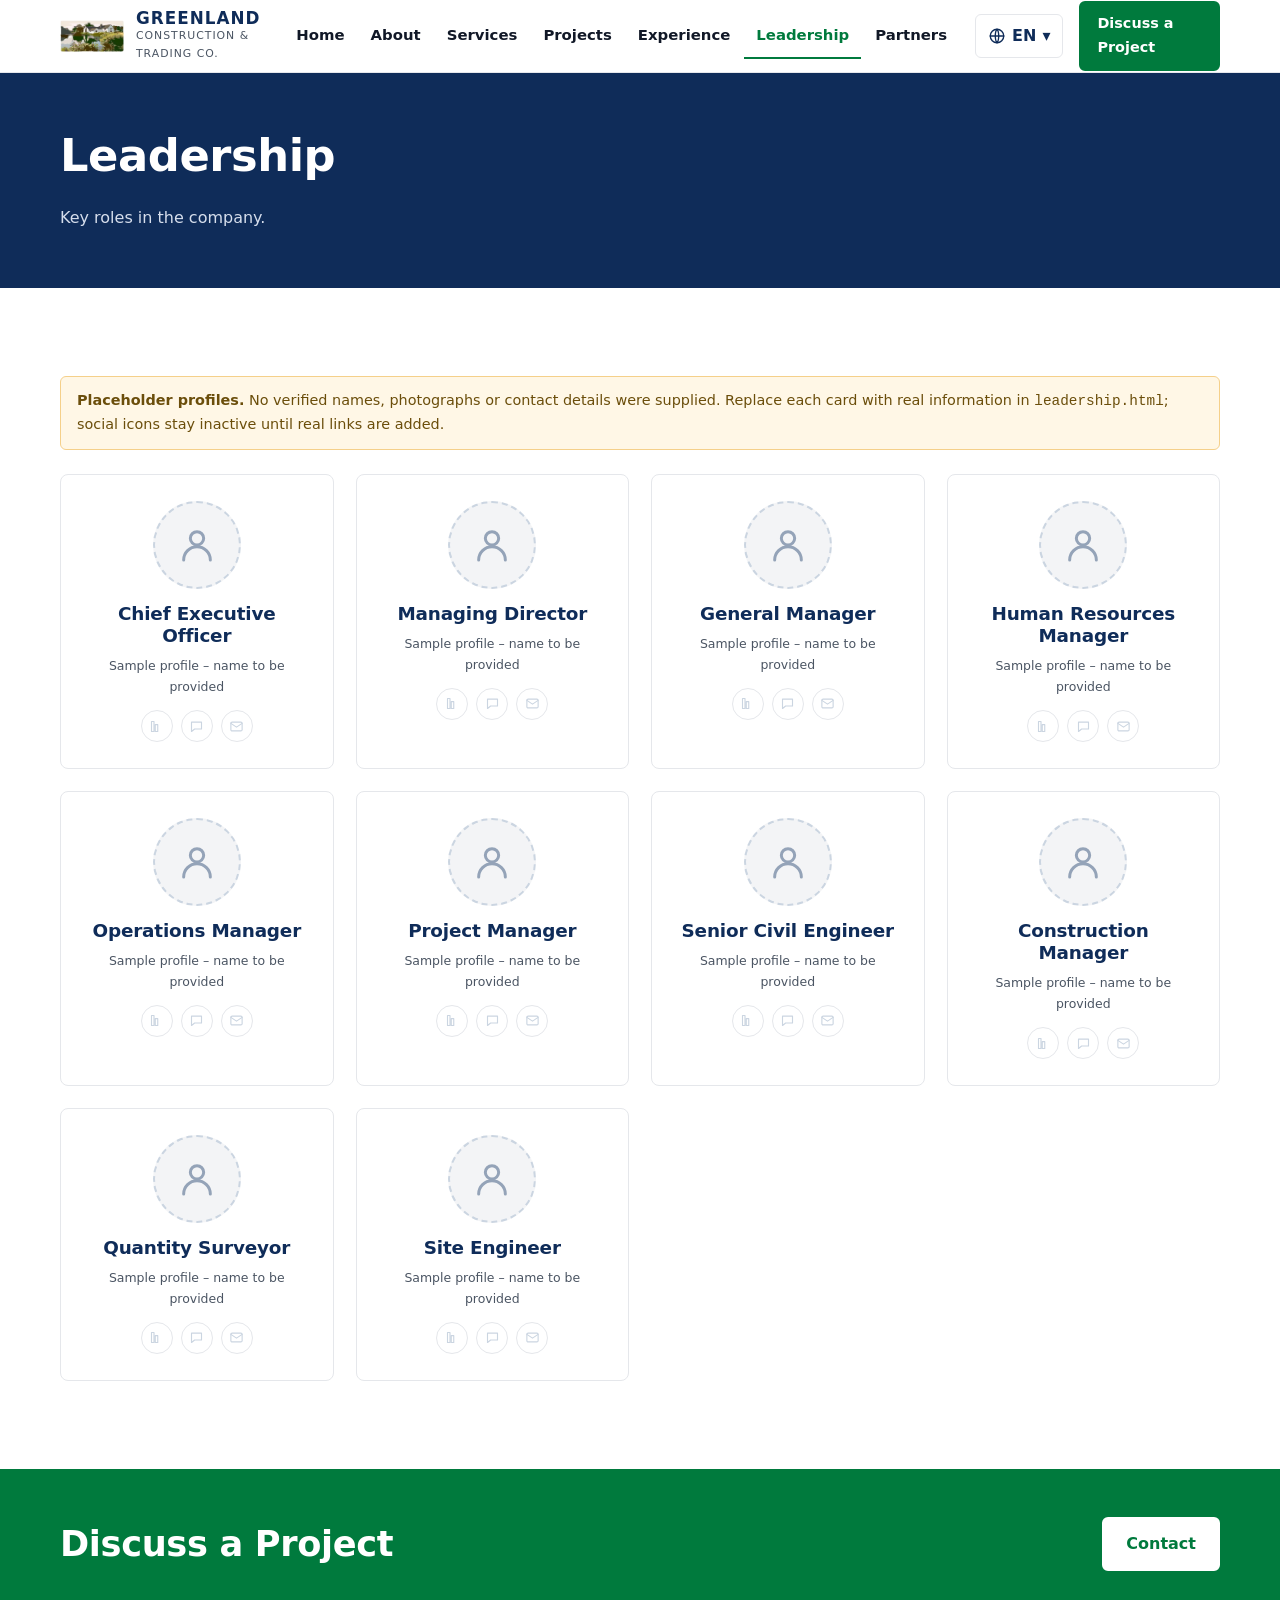
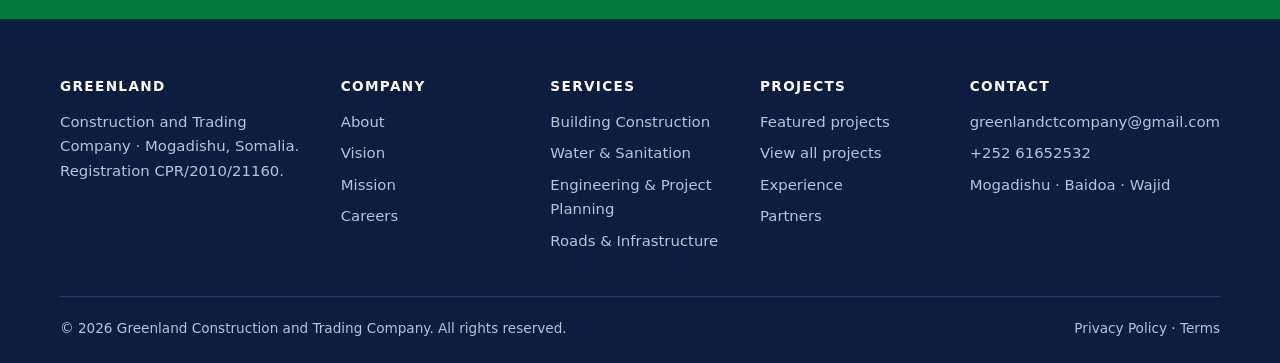
<file: leadership.html>
<!DOCTYPE html>
<html lang="en" dir="ltr"><head><meta charset="utf-8"><meta name="viewport" content="width=device-width,initial-scale=1">
<title>Leadership &amp; Management | Greenland Construction &amp; Trading Company</title><meta name="description" content="Leadership and management roles at Greenland Construction and Trading Company.">
<meta property="og:title" content="Leadership &amp; Management | Greenland Construction &amp; Trading Company"><meta property="og:description" content="Leadership and management roles at Greenland Construction and Trading Company."><meta property="og:type" content="website"><meta property="og:image" content="assets/logos/logo-mark.png">
<meta name="theme-color" content="#0F2C59"><link rel="icon" type="image/png" href="assets/icons/favicon.png"><link rel="stylesheet" href="css/style.css"></head>
<body data-page="leadership"><a class="skip" href="#main">Skip to content</a>
<header class="hdr"><div class="wrap"><a class="brand" href="index.html"><img src="assets/logos/logo-mark.png" alt="Greenland logo" width="64" height="31"><span><b>GREENLAND</b><small>Construction &amp; Trading Co.</small></span></a>
<nav class="nav" id="nav" aria-label="Main"><a href="index.html" data-i18n="home">Home</a><a href="about.html" data-i18n="about">About</a><a href="services.html" data-i18n="services">Services</a><a href="projects.html" data-i18n="projects">Projects</a><a href="experience.html" data-i18n="experience">Experience</a><a href="leadership.html" data-i18n="leadership" aria-current=page>Leadership</a><a href="partners.html" data-i18n="partners">Partners</a></nav>
<div class="lang" id="lang"></div><a class="btn sm" href="contact.html" data-i18n="cta_discuss">Discuss a Project</a>
<button class="burger" type="button" aria-expanded="false" aria-controls="nav" aria-label="Menu"><svg viewBox="0 0 24 24" fill="none" stroke="currentColor" stroke-width="1.8" stroke-linecap="round" stroke-linejoin="round" aria-hidden="true"><path d="M4 7h16M4 12h16M4 17h16"/></svg></button></div></header><main id="main"><div class="pg"><div class="wrap"><h1 data-i18n="leadership">Leadership &amp; Management</h1><p>Key roles in the company.</p></div></div>
<section class="s"><div class="wrap"><p class="note"><strong>Placeholder profiles.</strong> No verified names, photographs or contact details were supplied. Replace each card with real information in <code>leadership.html</code>; social icons stay inactive until real links are added.</p><div class="grid g4"><article class="card lp rv"><div class="av"><svg viewBox="0 0 24 24" fill="none" stroke="currentColor" stroke-width="1.8" stroke-linecap="round" stroke-linejoin="round" aria-hidden="true"><circle cx="12" cy="8" r="4"/><path d="M4 21a8 8 0 0 1 16 0"/></svg></div><h3>Chief Executive Officer</h3><p class="sm">Sample profile – name to be provided</p><div class="soc" aria-hidden="true"><span title="Not available"><svg viewBox="0 0 24 24" fill="none" stroke="currentColor" stroke-width="1.8" stroke-linecap="round" stroke-linejoin="round" aria-hidden="true"><path d="M4 4h4v16H4zM10 9h4v11h-4z"/></svg></span><span title="Not available"><svg viewBox="0 0 24 24" fill="none" stroke="currentColor" stroke-width="1.8" stroke-linecap="round" stroke-linejoin="round" aria-hidden="true"><path d="M4 5h16v11H9l-5 4z"/></svg></span><span title="Not available"><svg viewBox="0 0 24 24" fill="none" stroke="currentColor" stroke-width="1.8" stroke-linecap="round" stroke-linejoin="round" aria-hidden="true"><rect x="3" y="5" width="18" height="14" rx="2"/><path d="m3 7 9 6 9-6"/></svg></span></div></article><article class="card lp rv"><div class="av"><svg viewBox="0 0 24 24" fill="none" stroke="currentColor" stroke-width="1.8" stroke-linecap="round" stroke-linejoin="round" aria-hidden="true"><circle cx="12" cy="8" r="4"/><path d="M4 21a8 8 0 0 1 16 0"/></svg></div><h3>Managing Director</h3><p class="sm">Sample profile – name to be provided</p><div class="soc" aria-hidden="true"><span title="Not available"><svg viewBox="0 0 24 24" fill="none" stroke="currentColor" stroke-width="1.8" stroke-linecap="round" stroke-linejoin="round" aria-hidden="true"><path d="M4 4h4v16H4zM10 9h4v11h-4z"/></svg></span><span title="Not available"><svg viewBox="0 0 24 24" fill="none" stroke="currentColor" stroke-width="1.8" stroke-linecap="round" stroke-linejoin="round" aria-hidden="true"><path d="M4 5h16v11H9l-5 4z"/></svg></span><span title="Not available"><svg viewBox="0 0 24 24" fill="none" stroke="currentColor" stroke-width="1.8" stroke-linecap="round" stroke-linejoin="round" aria-hidden="true"><rect x="3" y="5" width="18" height="14" rx="2"/><path d="m3 7 9 6 9-6"/></svg></span></div></article><article class="card lp rv"><div class="av"><svg viewBox="0 0 24 24" fill="none" stroke="currentColor" stroke-width="1.8" stroke-linecap="round" stroke-linejoin="round" aria-hidden="true"><circle cx="12" cy="8" r="4"/><path d="M4 21a8 8 0 0 1 16 0"/></svg></div><h3>General Manager</h3><p class="sm">Sample profile – name to be provided</p><div class="soc" aria-hidden="true"><span title="Not available"><svg viewBox="0 0 24 24" fill="none" stroke="currentColor" stroke-width="1.8" stroke-linecap="round" stroke-linejoin="round" aria-hidden="true"><path d="M4 4h4v16H4zM10 9h4v11h-4z"/></svg></span><span title="Not available"><svg viewBox="0 0 24 24" fill="none" stroke="currentColor" stroke-width="1.8" stroke-linecap="round" stroke-linejoin="round" aria-hidden="true"><path d="M4 5h16v11H9l-5 4z"/></svg></span><span title="Not available"><svg viewBox="0 0 24 24" fill="none" stroke="currentColor" stroke-width="1.8" stroke-linecap="round" stroke-linejoin="round" aria-hidden="true"><rect x="3" y="5" width="18" height="14" rx="2"/><path d="m3 7 9 6 9-6"/></svg></span></div></article><article class="card lp rv"><div class="av"><svg viewBox="0 0 24 24" fill="none" stroke="currentColor" stroke-width="1.8" stroke-linecap="round" stroke-linejoin="round" aria-hidden="true"><circle cx="12" cy="8" r="4"/><path d="M4 21a8 8 0 0 1 16 0"/></svg></div><h3>Human Resources Manager</h3><p class="sm">Sample profile – name to be provided</p><div class="soc" aria-hidden="true"><span title="Not available"><svg viewBox="0 0 24 24" fill="none" stroke="currentColor" stroke-width="1.8" stroke-linecap="round" stroke-linejoin="round" aria-hidden="true"><path d="M4 4h4v16H4zM10 9h4v11h-4z"/></svg></span><span title="Not available"><svg viewBox="0 0 24 24" fill="none" stroke="currentColor" stroke-width="1.8" stroke-linecap="round" stroke-linejoin="round" aria-hidden="true"><path d="M4 5h16v11H9l-5 4z"/></svg></span><span title="Not available"><svg viewBox="0 0 24 24" fill="none" stroke="currentColor" stroke-width="1.8" stroke-linecap="round" stroke-linejoin="round" aria-hidden="true"><rect x="3" y="5" width="18" height="14" rx="2"/><path d="m3 7 9 6 9-6"/></svg></span></div></article><article class="card lp rv"><div class="av"><svg viewBox="0 0 24 24" fill="none" stroke="currentColor" stroke-width="1.8" stroke-linecap="round" stroke-linejoin="round" aria-hidden="true"><circle cx="12" cy="8" r="4"/><path d="M4 21a8 8 0 0 1 16 0"/></svg></div><h3>Operations Manager</h3><p class="sm">Sample profile – name to be provided</p><div class="soc" aria-hidden="true"><span title="Not available"><svg viewBox="0 0 24 24" fill="none" stroke="currentColor" stroke-width="1.8" stroke-linecap="round" stroke-linejoin="round" aria-hidden="true"><path d="M4 4h4v16H4zM10 9h4v11h-4z"/></svg></span><span title="Not available"><svg viewBox="0 0 24 24" fill="none" stroke="currentColor" stroke-width="1.8" stroke-linecap="round" stroke-linejoin="round" aria-hidden="true"><path d="M4 5h16v11H9l-5 4z"/></svg></span><span title="Not available"><svg viewBox="0 0 24 24" fill="none" stroke="currentColor" stroke-width="1.8" stroke-linecap="round" stroke-linejoin="round" aria-hidden="true"><rect x="3" y="5" width="18" height="14" rx="2"/><path d="m3 7 9 6 9-6"/></svg></span></div></article><article class="card lp rv"><div class="av"><svg viewBox="0 0 24 24" fill="none" stroke="currentColor" stroke-width="1.8" stroke-linecap="round" stroke-linejoin="round" aria-hidden="true"><circle cx="12" cy="8" r="4"/><path d="M4 21a8 8 0 0 1 16 0"/></svg></div><h3>Project Manager</h3><p class="sm">Sample profile – name to be provided</p><div class="soc" aria-hidden="true"><span title="Not available"><svg viewBox="0 0 24 24" fill="none" stroke="currentColor" stroke-width="1.8" stroke-linecap="round" stroke-linejoin="round" aria-hidden="true"><path d="M4 4h4v16H4zM10 9h4v11h-4z"/></svg></span><span title="Not available"><svg viewBox="0 0 24 24" fill="none" stroke="currentColor" stroke-width="1.8" stroke-linecap="round" stroke-linejoin="round" aria-hidden="true"><path d="M4 5h16v11H9l-5 4z"/></svg></span><span title="Not available"><svg viewBox="0 0 24 24" fill="none" stroke="currentColor" stroke-width="1.8" stroke-linecap="round" stroke-linejoin="round" aria-hidden="true"><rect x="3" y="5" width="18" height="14" rx="2"/><path d="m3 7 9 6 9-6"/></svg></span></div></article><article class="card lp rv"><div class="av"><svg viewBox="0 0 24 24" fill="none" stroke="currentColor" stroke-width="1.8" stroke-linecap="round" stroke-linejoin="round" aria-hidden="true"><circle cx="12" cy="8" r="4"/><path d="M4 21a8 8 0 0 1 16 0"/></svg></div><h3>Senior Civil Engineer</h3><p class="sm">Sample profile – name to be provided</p><div class="soc" aria-hidden="true"><span title="Not available"><svg viewBox="0 0 24 24" fill="none" stroke="currentColor" stroke-width="1.8" stroke-linecap="round" stroke-linejoin="round" aria-hidden="true"><path d="M4 4h4v16H4zM10 9h4v11h-4z"/></svg></span><span title="Not available"><svg viewBox="0 0 24 24" fill="none" stroke="currentColor" stroke-width="1.8" stroke-linecap="round" stroke-linejoin="round" aria-hidden="true"><path d="M4 5h16v11H9l-5 4z"/></svg></span><span title="Not available"><svg viewBox="0 0 24 24" fill="none" stroke="currentColor" stroke-width="1.8" stroke-linecap="round" stroke-linejoin="round" aria-hidden="true"><rect x="3" y="5" width="18" height="14" rx="2"/><path d="m3 7 9 6 9-6"/></svg></span></div></article><article class="card lp rv"><div class="av"><svg viewBox="0 0 24 24" fill="none" stroke="currentColor" stroke-width="1.8" stroke-linecap="round" stroke-linejoin="round" aria-hidden="true"><circle cx="12" cy="8" r="4"/><path d="M4 21a8 8 0 0 1 16 0"/></svg></div><h3>Construction Manager</h3><p class="sm">Sample profile – name to be provided</p><div class="soc" aria-hidden="true"><span title="Not available"><svg viewBox="0 0 24 24" fill="none" stroke="currentColor" stroke-width="1.8" stroke-linecap="round" stroke-linejoin="round" aria-hidden="true"><path d="M4 4h4v16H4zM10 9h4v11h-4z"/></svg></span><span title="Not available"><svg viewBox="0 0 24 24" fill="none" stroke="currentColor" stroke-width="1.8" stroke-linecap="round" stroke-linejoin="round" aria-hidden="true"><path d="M4 5h16v11H9l-5 4z"/></svg></span><span title="Not available"><svg viewBox="0 0 24 24" fill="none" stroke="currentColor" stroke-width="1.8" stroke-linecap="round" stroke-linejoin="round" aria-hidden="true"><rect x="3" y="5" width="18" height="14" rx="2"/><path d="m3 7 9 6 9-6"/></svg></span></div></article><article class="card lp rv"><div class="av"><svg viewBox="0 0 24 24" fill="none" stroke="currentColor" stroke-width="1.8" stroke-linecap="round" stroke-linejoin="round" aria-hidden="true"><circle cx="12" cy="8" r="4"/><path d="M4 21a8 8 0 0 1 16 0"/></svg></div><h3>Quantity Surveyor</h3><p class="sm">Sample profile – name to be provided</p><div class="soc" aria-hidden="true"><span title="Not available"><svg viewBox="0 0 24 24" fill="none" stroke="currentColor" stroke-width="1.8" stroke-linecap="round" stroke-linejoin="round" aria-hidden="true"><path d="M4 4h4v16H4zM10 9h4v11h-4z"/></svg></span><span title="Not available"><svg viewBox="0 0 24 24" fill="none" stroke="currentColor" stroke-width="1.8" stroke-linecap="round" stroke-linejoin="round" aria-hidden="true"><path d="M4 5h16v11H9l-5 4z"/></svg></span><span title="Not available"><svg viewBox="0 0 24 24" fill="none" stroke="currentColor" stroke-width="1.8" stroke-linecap="round" stroke-linejoin="round" aria-hidden="true"><rect x="3" y="5" width="18" height="14" rx="2"/><path d="m3 7 9 6 9-6"/></svg></span></div></article><article class="card lp rv"><div class="av"><svg viewBox="0 0 24 24" fill="none" stroke="currentColor" stroke-width="1.8" stroke-linecap="round" stroke-linejoin="round" aria-hidden="true"><circle cx="12" cy="8" r="4"/><path d="M4 21a8 8 0 0 1 16 0"/></svg></div><h3>Site Engineer</h3><p class="sm">Sample profile – name to be provided</p><div class="soc" aria-hidden="true"><span title="Not available"><svg viewBox="0 0 24 24" fill="none" stroke="currentColor" stroke-width="1.8" stroke-linecap="round" stroke-linejoin="round" aria-hidden="true"><path d="M4 4h4v16H4zM10 9h4v11h-4z"/></svg></span><span title="Not available"><svg viewBox="0 0 24 24" fill="none" stroke="currentColor" stroke-width="1.8" stroke-linecap="round" stroke-linejoin="round" aria-hidden="true"><path d="M4 5h16v11H9l-5 4z"/></svg></span><span title="Not available"><svg viewBox="0 0 24 24" fill="none" stroke="currentColor" stroke-width="1.8" stroke-linecap="round" stroke-linejoin="round" aria-hidden="true"><rect x="3" y="5" width="18" height="14" rx="2"/><path d="m3 7 9 6 9-6"/></svg></span></div></article></div></div></section><section class="cta"><div class="wrap"><h2 data-i18n="cta_discuss">Discuss a Project</h2><a class="btn" href="contact.html" data-i18n="contact">Contact</a></div></section></main><footer class="ftr"><div class="wrap"><div class="cols">
<div><h4>Greenland</h4><p>Construction and Trading Company · Mogadishu, Somalia. Registration CPR/2010/21160.</p></div>
<div><h4>Company</h4><ul><li><a href="about.html">About</a></li><li><a href="about.html#vision" data-i18n="vision">Vision</a></li><li><a href="about.html#mission" data-i18n="mission">Mission</a></li><li><a href="contact.html?ref=Careers">Careers</a></li></ul></div>
<div><h4 data-i18n="services">Services</h4><ul><li><a href="services.html#construction" data-i18n="svc_construction">Building Construction</a></li><li><a href="services.html#water" data-i18n="svc_water">Water &amp; Sanitation</a></li><li><a href="services.html#engineering" data-i18n="svc_pm">Engineering</a></li><li><a href="services.html#infrastructure" data-i18n="svc_infra">Infrastructure</a></li></ul></div>
<div><h4 data-i18n="projects">Projects</h4><ul><li><a href="index.html#featured" data-i18n="sec_featured">Featured</a></li><li><a href="projects.html" data-i18n="view_all">Portfolio</a></li><li><a href="experience.html" data-i18n="experience">Experience</a></li><li><a href="partners.html" data-i18n="partners">Partners</a></li></ul></div>
<div><h4 data-i18n="contact">Contact</h4><ul><li><a href="mailto:greenlandctcompany@gmail.com">greenlandctcompany@gmail.com</a></li><li><a href="tel:+25261652532">+252 61652532</a></li><li>Mogadishu · Baidoa · Wajid</li></ul></div></div>
<div class="bt"><span>© <span class="yr">2026</span> Greenland Construction and Trading Company. <span data-i18n="rights">All rights reserved.</span></span><span><a href="privacy.html">Privacy Policy</a> · <a href="terms.html">Terms</a></span></div></div></footer>
<dialog id="pm"></dialog><script src="js/locales.js"></script><script src="js/projects-data.js"></script><script src="js/main.js"></script></body></html>
</file>
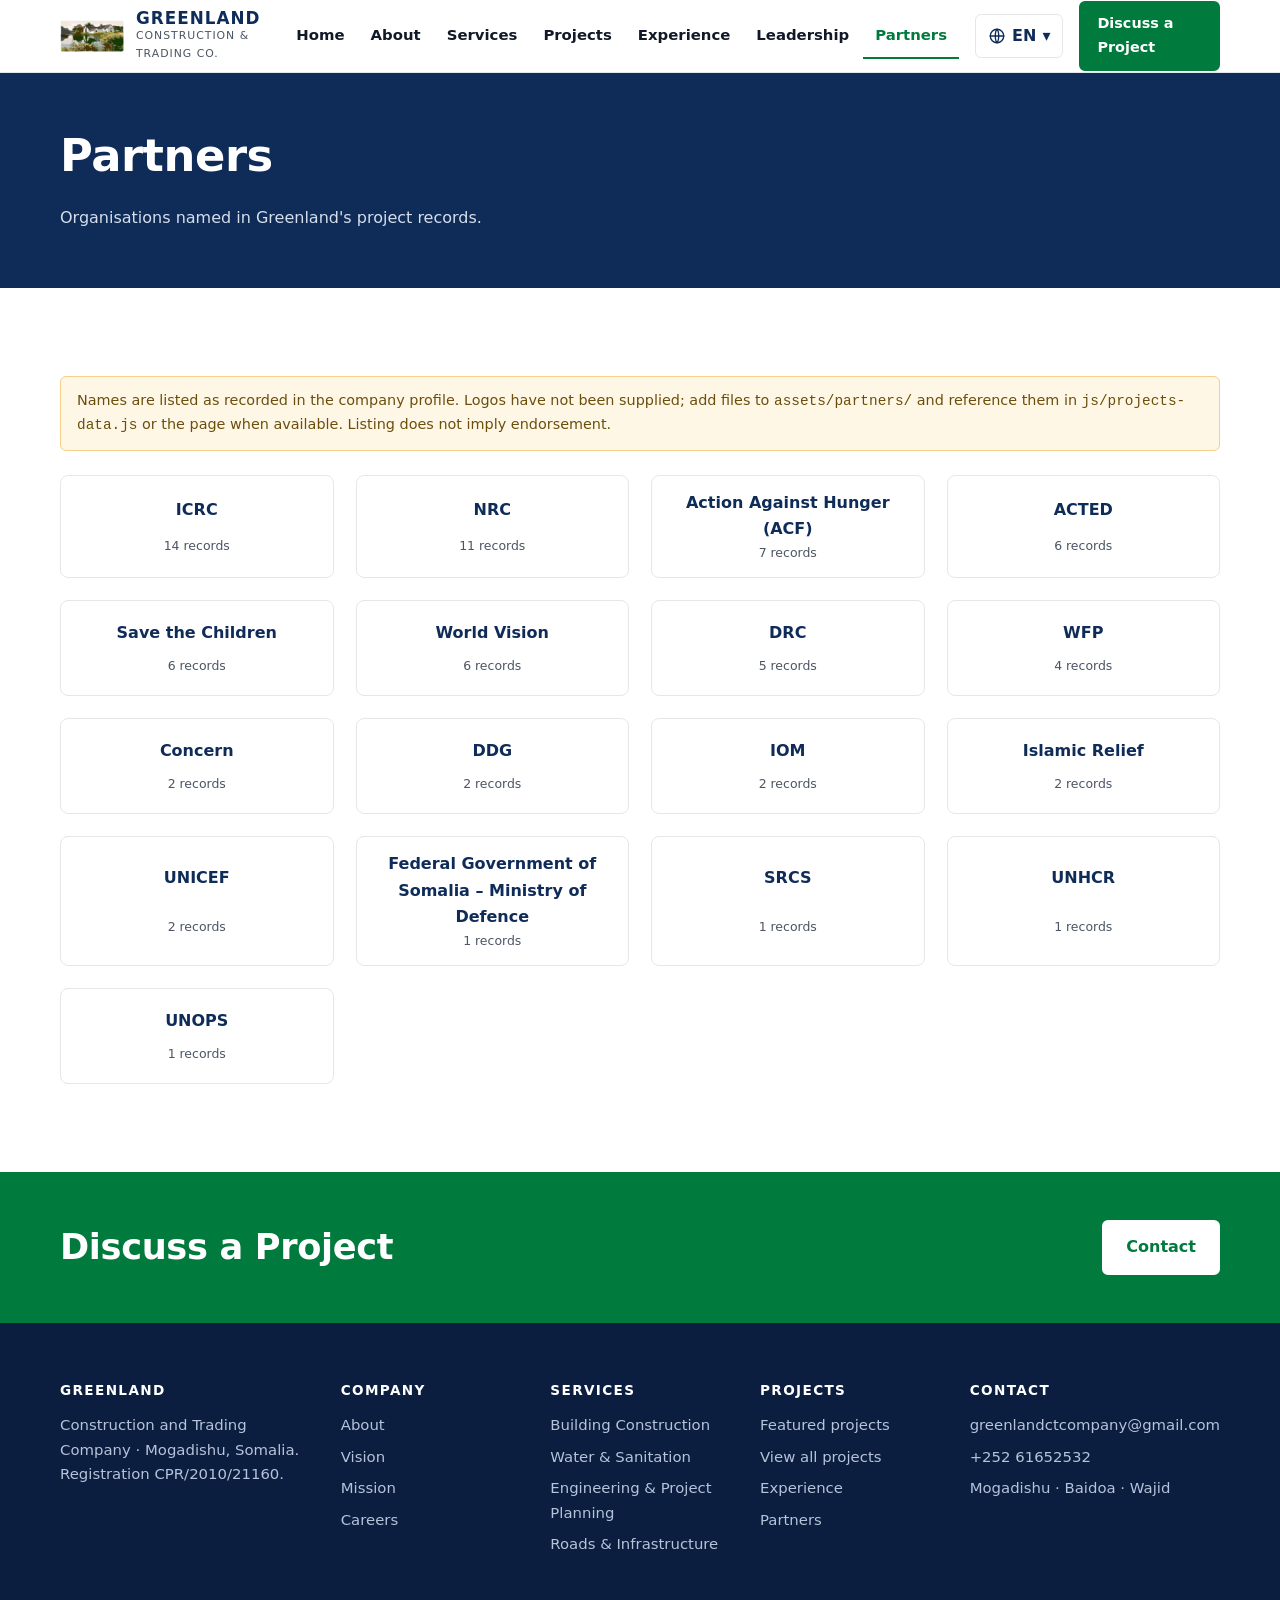
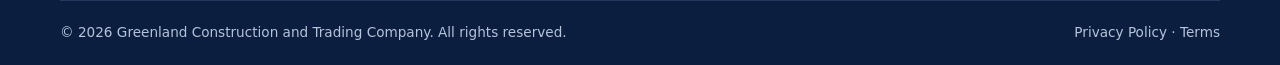
<file: partners.html>
<!DOCTYPE html>
<html lang="en" dir="ltr"><head><meta charset="utf-8"><meta name="viewport" content="width=device-width,initial-scale=1">
<title>Clients &amp; Partners | Greenland Construction &amp; Trading Company</title><meta name="description" content="Organisations named in Greenland's project records, including ICRC, NRC, World Vision, Save the Children, ACTED and WFP.">
<meta property="og:title" content="Clients &amp; Partners | Greenland Construction &amp; Trading Company"><meta property="og:description" content="Organisations named in Greenland's project records, including ICRC, NRC, World Vision, Save the Children, ACTED and WFP."><meta property="og:type" content="website"><meta property="og:image" content="assets/logos/logo-mark.png">
<meta name="theme-color" content="#0F2C59"><link rel="icon" type="image/png" href="assets/icons/favicon.png"><link rel="stylesheet" href="css/style.css"></head>
<body data-page="partners"><a class="skip" href="#main">Skip to content</a>
<header class="hdr"><div class="wrap"><a class="brand" href="index.html"><img src="assets/logos/logo-mark.png" alt="Greenland logo" width="64" height="31"><span><b>GREENLAND</b><small>Construction &amp; Trading Co.</small></span></a>
<nav class="nav" id="nav" aria-label="Main"><a href="index.html" data-i18n="home">Home</a><a href="about.html" data-i18n="about">About</a><a href="services.html" data-i18n="services">Services</a><a href="projects.html" data-i18n="projects">Projects</a><a href="experience.html" data-i18n="experience">Experience</a><a href="leadership.html" data-i18n="leadership">Leadership</a><a href="partners.html" data-i18n="partners" aria-current=page>Partners</a></nav>
<div class="lang" id="lang"></div><a class="btn sm" href="contact.html" data-i18n="cta_discuss">Discuss a Project</a>
<button class="burger" type="button" aria-expanded="false" aria-controls="nav" aria-label="Menu"><svg viewBox="0 0 24 24" fill="none" stroke="currentColor" stroke-width="1.8" stroke-linecap="round" stroke-linejoin="round" aria-hidden="true"><path d="M4 7h16M4 12h16M4 17h16"/></svg></button></div></header><main id="main"><div class="pg"><div class="wrap"><h1 data-i18n="partners">Clients &amp; Partners</h1><p>Organisations named in Greenland's project records.</p></div></div>
<section class="s"><div class="wrap"><p class="note">Names are listed as recorded in the company profile. Logos have not been supplied; add files to <code>assets/partners/</code> and reference them in <code>js/projects-data.js</code> or the page when available. Listing does not imply endorsement.</p><div class="grid g4" id="pl"></div></div></section><section class="cta"><div class="wrap"><h2 data-i18n="cta_discuss">Discuss a Project</h2><a class="btn" href="contact.html" data-i18n="contact">Contact</a></div></section></main><footer class="ftr"><div class="wrap"><div class="cols">
<div><h4>Greenland</h4><p>Construction and Trading Company · Mogadishu, Somalia. Registration CPR/2010/21160.</p></div>
<div><h4>Company</h4><ul><li><a href="about.html">About</a></li><li><a href="about.html#vision" data-i18n="vision">Vision</a></li><li><a href="about.html#mission" data-i18n="mission">Mission</a></li><li><a href="contact.html?ref=Careers">Careers</a></li></ul></div>
<div><h4 data-i18n="services">Services</h4><ul><li><a href="services.html#construction" data-i18n="svc_construction">Building Construction</a></li><li><a href="services.html#water" data-i18n="svc_water">Water &amp; Sanitation</a></li><li><a href="services.html#engineering" data-i18n="svc_pm">Engineering</a></li><li><a href="services.html#infrastructure" data-i18n="svc_infra">Infrastructure</a></li></ul></div>
<div><h4 data-i18n="projects">Projects</h4><ul><li><a href="index.html#featured" data-i18n="sec_featured">Featured</a></li><li><a href="projects.html" data-i18n="view_all">Portfolio</a></li><li><a href="experience.html" data-i18n="experience">Experience</a></li><li><a href="partners.html" data-i18n="partners">Partners</a></li></ul></div>
<div><h4 data-i18n="contact">Contact</h4><ul><li><a href="mailto:greenlandctcompany@gmail.com">greenlandctcompany@gmail.com</a></li><li><a href="tel:+25261652532">+252 61652532</a></li><li>Mogadishu · Baidoa · Wajid</li></ul></div></div>
<div class="bt"><span>© <span class="yr">2026</span> Greenland Construction and Trading Company. <span data-i18n="rights">All rights reserved.</span></span><span><a href="privacy.html">Privacy Policy</a> · <a href="terms.html">Terms</a></span></div></div></footer>
<dialog id="pm"></dialog><script src="js/locales.js"></script><script src="js/projects-data.js"></script><script src="js/main.js"></script></body></html>
</file>
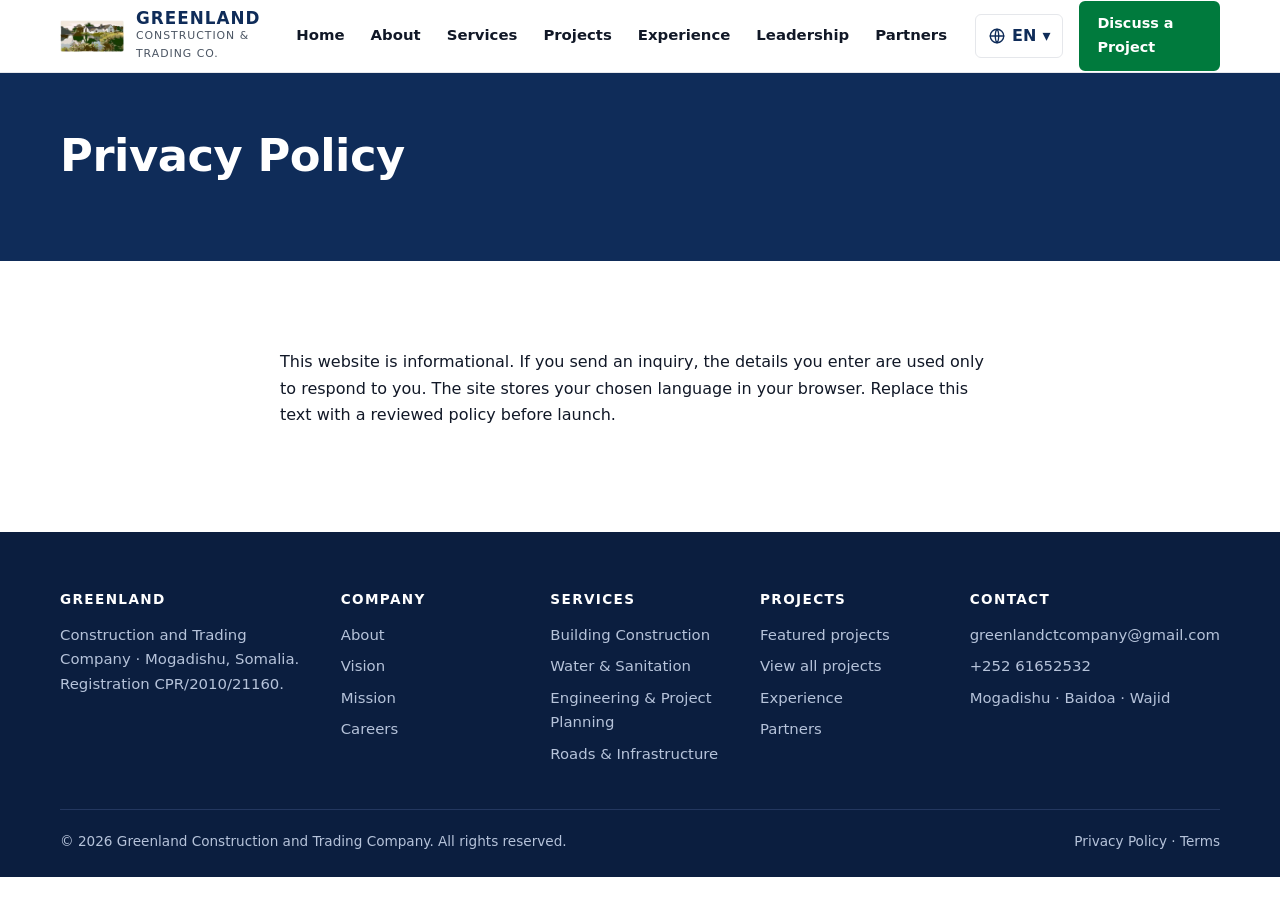
<file: privacy.html>
<!DOCTYPE html>
<html lang="en" dir="ltr"><head><meta charset="utf-8"><meta name="viewport" content="width=device-width,initial-scale=1">
<title>Privacy Policy | Greenland Construction &amp; Trading Company</title><meta name="description" content="Privacy Policy – Greenland Construction and Trading Company.">
<meta property="og:title" content="Privacy Policy | Greenland Construction &amp; Trading Company"><meta property="og:description" content="Privacy Policy – Greenland Construction and Trading Company."><meta property="og:type" content="website"><meta property="og:image" content="assets/logos/logo-mark.png">
<meta name="theme-color" content="#0F2C59"><link rel="icon" type="image/png" href="assets/icons/favicon.png"><link rel="stylesheet" href="css/style.css"></head>
<body data-page="privacy"><a class="skip" href="#main">Skip to content</a>
<header class="hdr"><div class="wrap"><a class="brand" href="index.html"><img src="assets/logos/logo-mark.png" alt="Greenland logo" width="64" height="31"><span><b>GREENLAND</b><small>Construction &amp; Trading Co.</small></span></a>
<nav class="nav" id="nav" aria-label="Main"><a href="index.html" data-i18n="home">Home</a><a href="about.html" data-i18n="about">About</a><a href="services.html" data-i18n="services">Services</a><a href="projects.html" data-i18n="projects">Projects</a><a href="experience.html" data-i18n="experience">Experience</a><a href="leadership.html" data-i18n="leadership">Leadership</a><a href="partners.html" data-i18n="partners">Partners</a></nav>
<div class="lang" id="lang"></div><a class="btn sm" href="contact.html" data-i18n="cta_discuss">Discuss a Project</a>
<button class="burger" type="button" aria-expanded="false" aria-controls="nav" aria-label="Menu"><svg viewBox="0 0 24 24" fill="none" stroke="currentColor" stroke-width="1.8" stroke-linecap="round" stroke-linejoin="round" aria-hidden="true"><path d="M4 7h16M4 12h16M4 17h16"/></svg></button></div></header><main id="main"><div class="pg"><div class="wrap"><h1>Privacy Policy</h1><p></p></div></div><section class="s"><div class="wrap" style="max-width:760px"><p>This website is informational. If you send an inquiry, the details you enter are used only to respond to you. The site stores your chosen language in your browser. Replace this text with a reviewed policy before launch.</p></div></section></main><footer class="ftr"><div class="wrap"><div class="cols">
<div><h4>Greenland</h4><p>Construction and Trading Company · Mogadishu, Somalia. Registration CPR/2010/21160.</p></div>
<div><h4>Company</h4><ul><li><a href="about.html">About</a></li><li><a href="about.html#vision" data-i18n="vision">Vision</a></li><li><a href="about.html#mission" data-i18n="mission">Mission</a></li><li><a href="contact.html?ref=Careers">Careers</a></li></ul></div>
<div><h4 data-i18n="services">Services</h4><ul><li><a href="services.html#construction" data-i18n="svc_construction">Building Construction</a></li><li><a href="services.html#water" data-i18n="svc_water">Water &amp; Sanitation</a></li><li><a href="services.html#engineering" data-i18n="svc_pm">Engineering</a></li><li><a href="services.html#infrastructure" data-i18n="svc_infra">Infrastructure</a></li></ul></div>
<div><h4 data-i18n="projects">Projects</h4><ul><li><a href="index.html#featured" data-i18n="sec_featured">Featured</a></li><li><a href="projects.html" data-i18n="view_all">Portfolio</a></li><li><a href="experience.html" data-i18n="experience">Experience</a></li><li><a href="partners.html" data-i18n="partners">Partners</a></li></ul></div>
<div><h4 data-i18n="contact">Contact</h4><ul><li><a href="mailto:greenlandctcompany@gmail.com">greenlandctcompany@gmail.com</a></li><li><a href="tel:+25261652532">+252 61652532</a></li><li>Mogadishu · Baidoa · Wajid</li></ul></div></div>
<div class="bt"><span>© <span class="yr">2026</span> Greenland Construction and Trading Company. <span data-i18n="rights">All rights reserved.</span></span><span><a href="privacy.html">Privacy Policy</a> · <a href="terms.html">Terms</a></span></div></div></footer>
<dialog id="pm"></dialog><script src="js/locales.js"></script><script src="js/projects-data.js"></script><script src="js/main.js"></script></body></html>
</file>
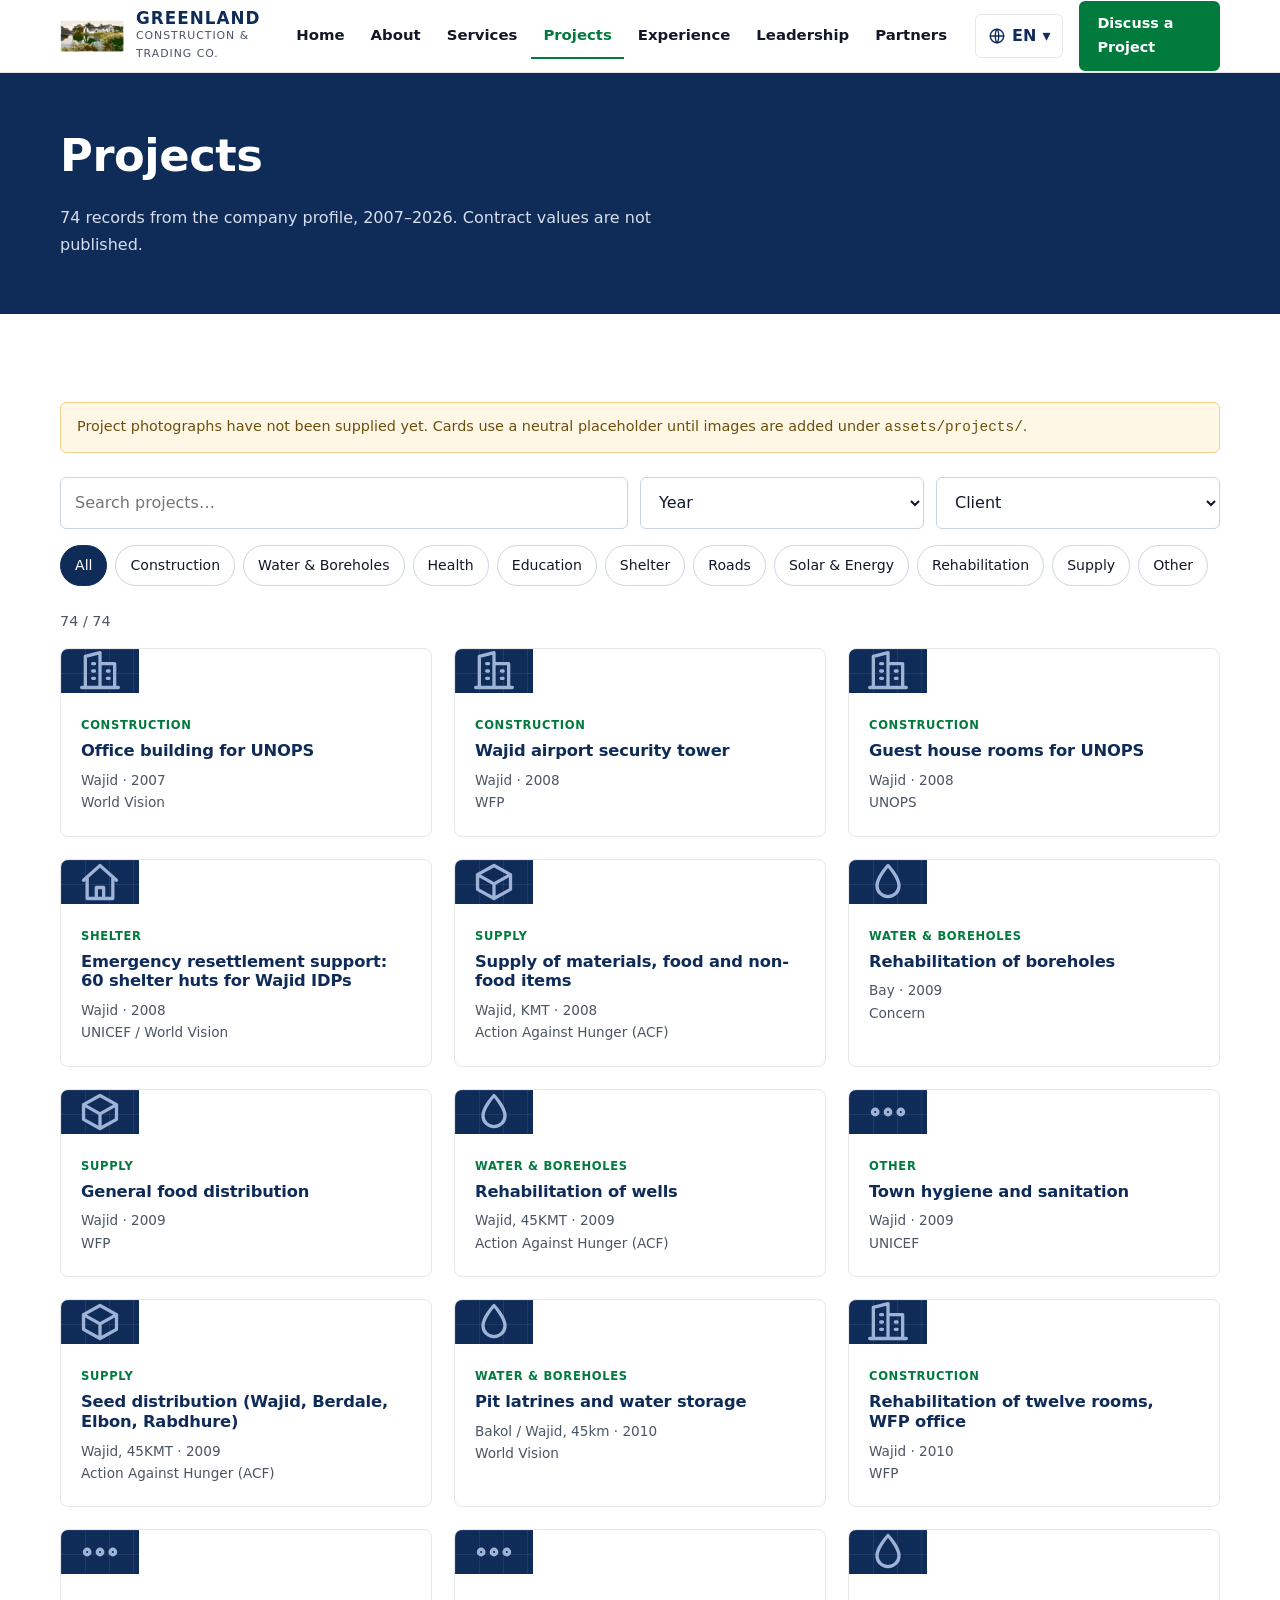
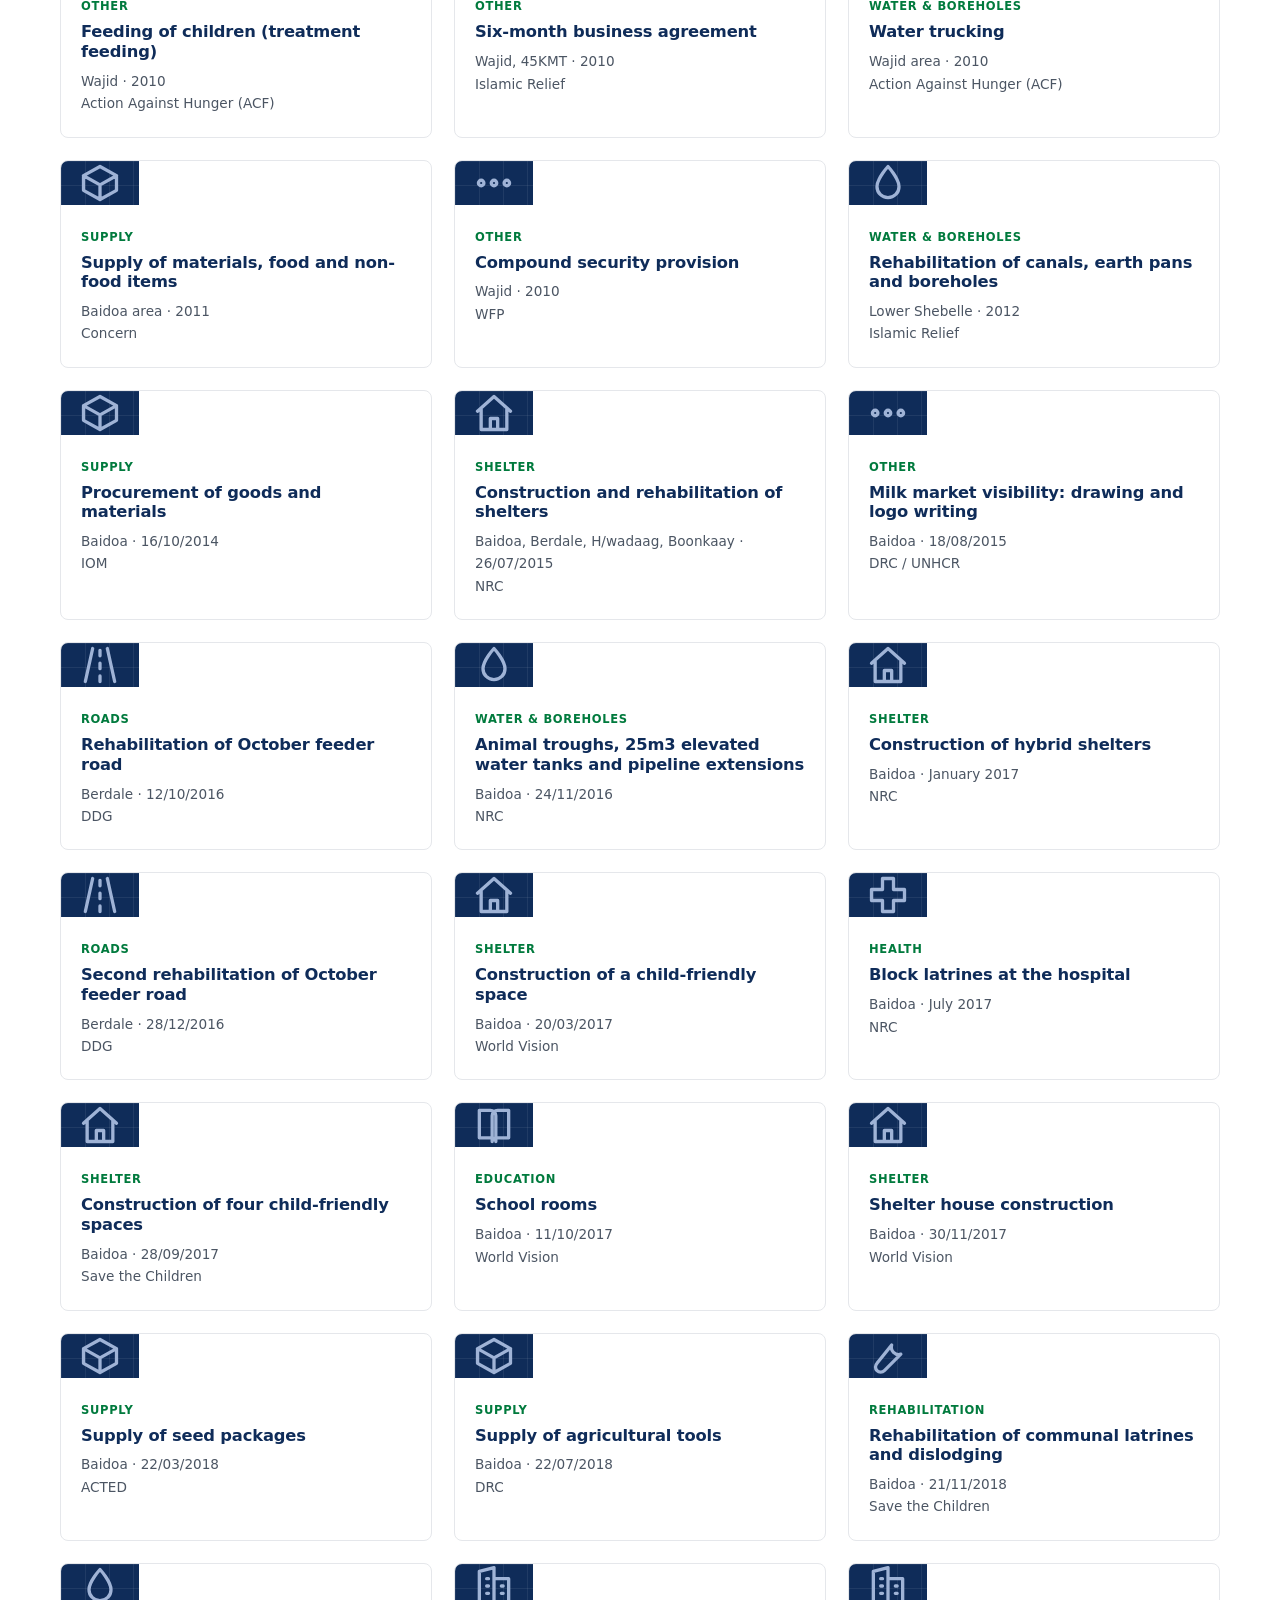
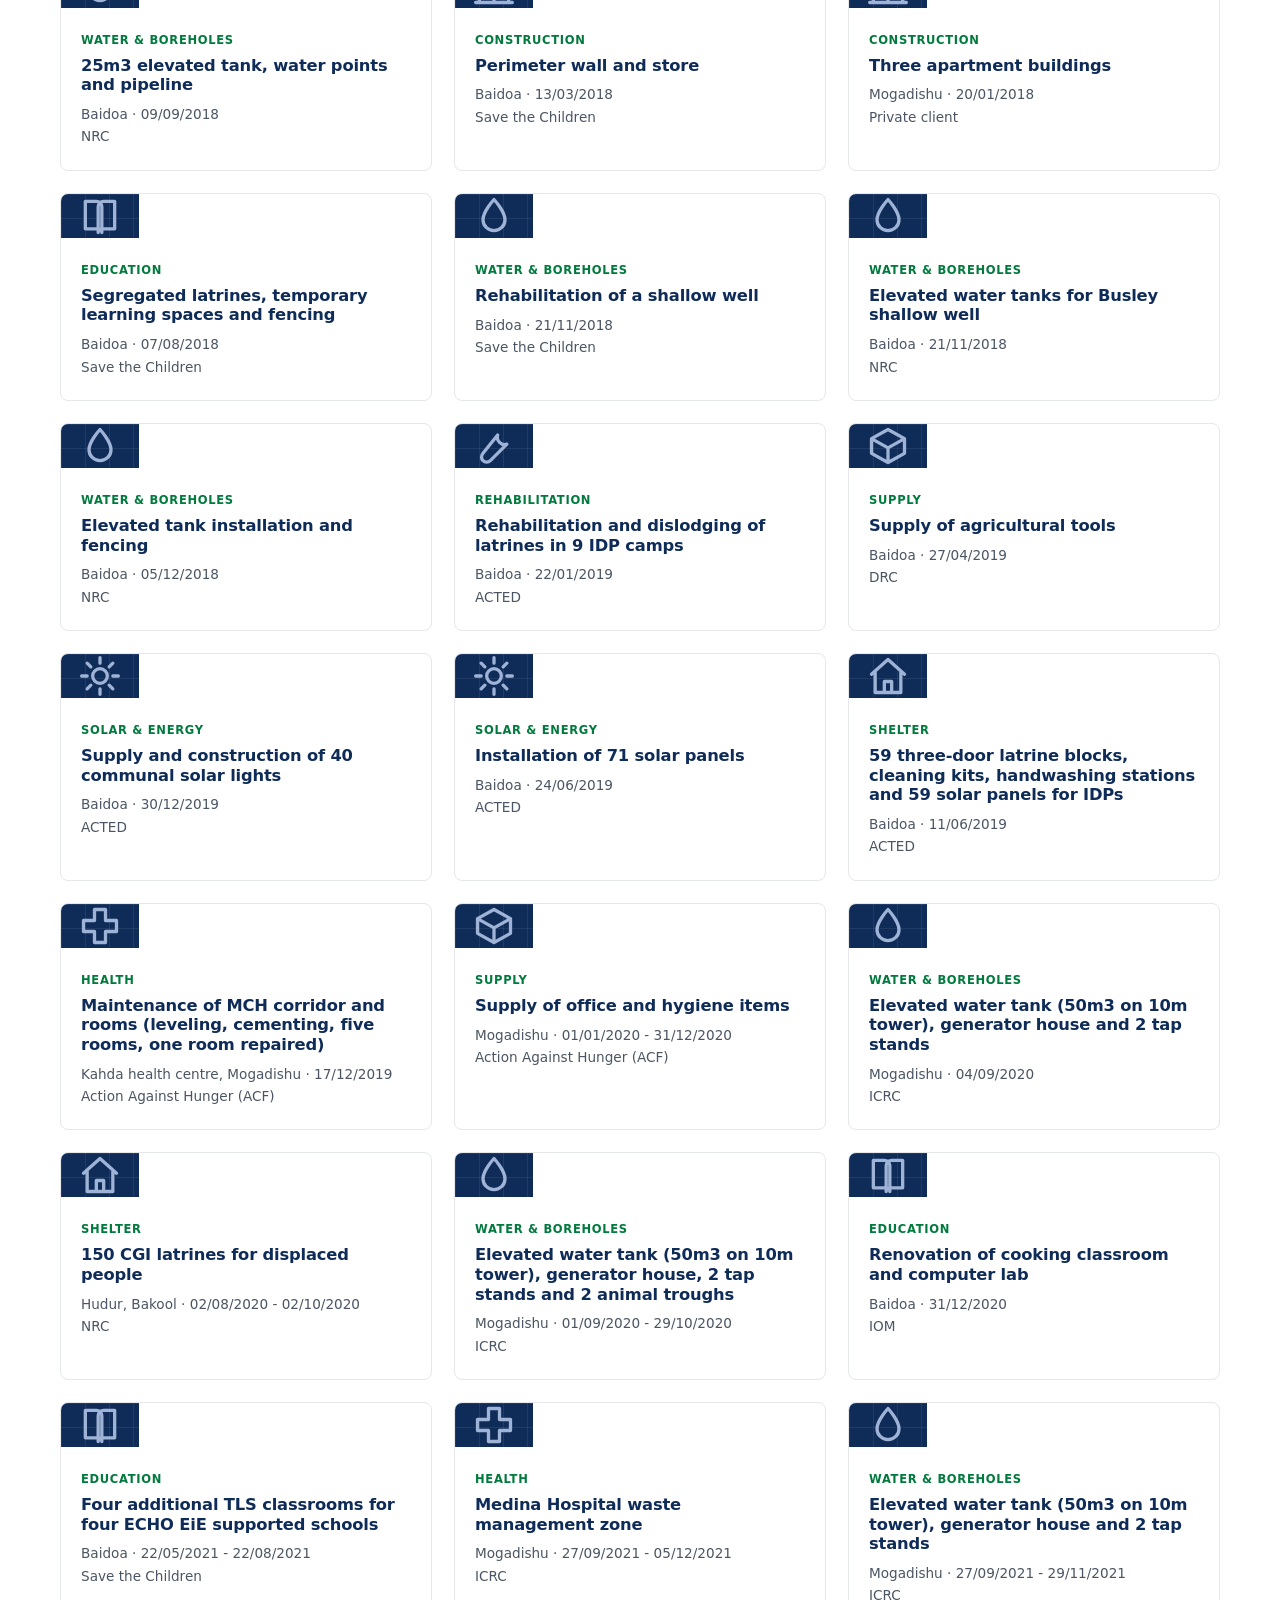
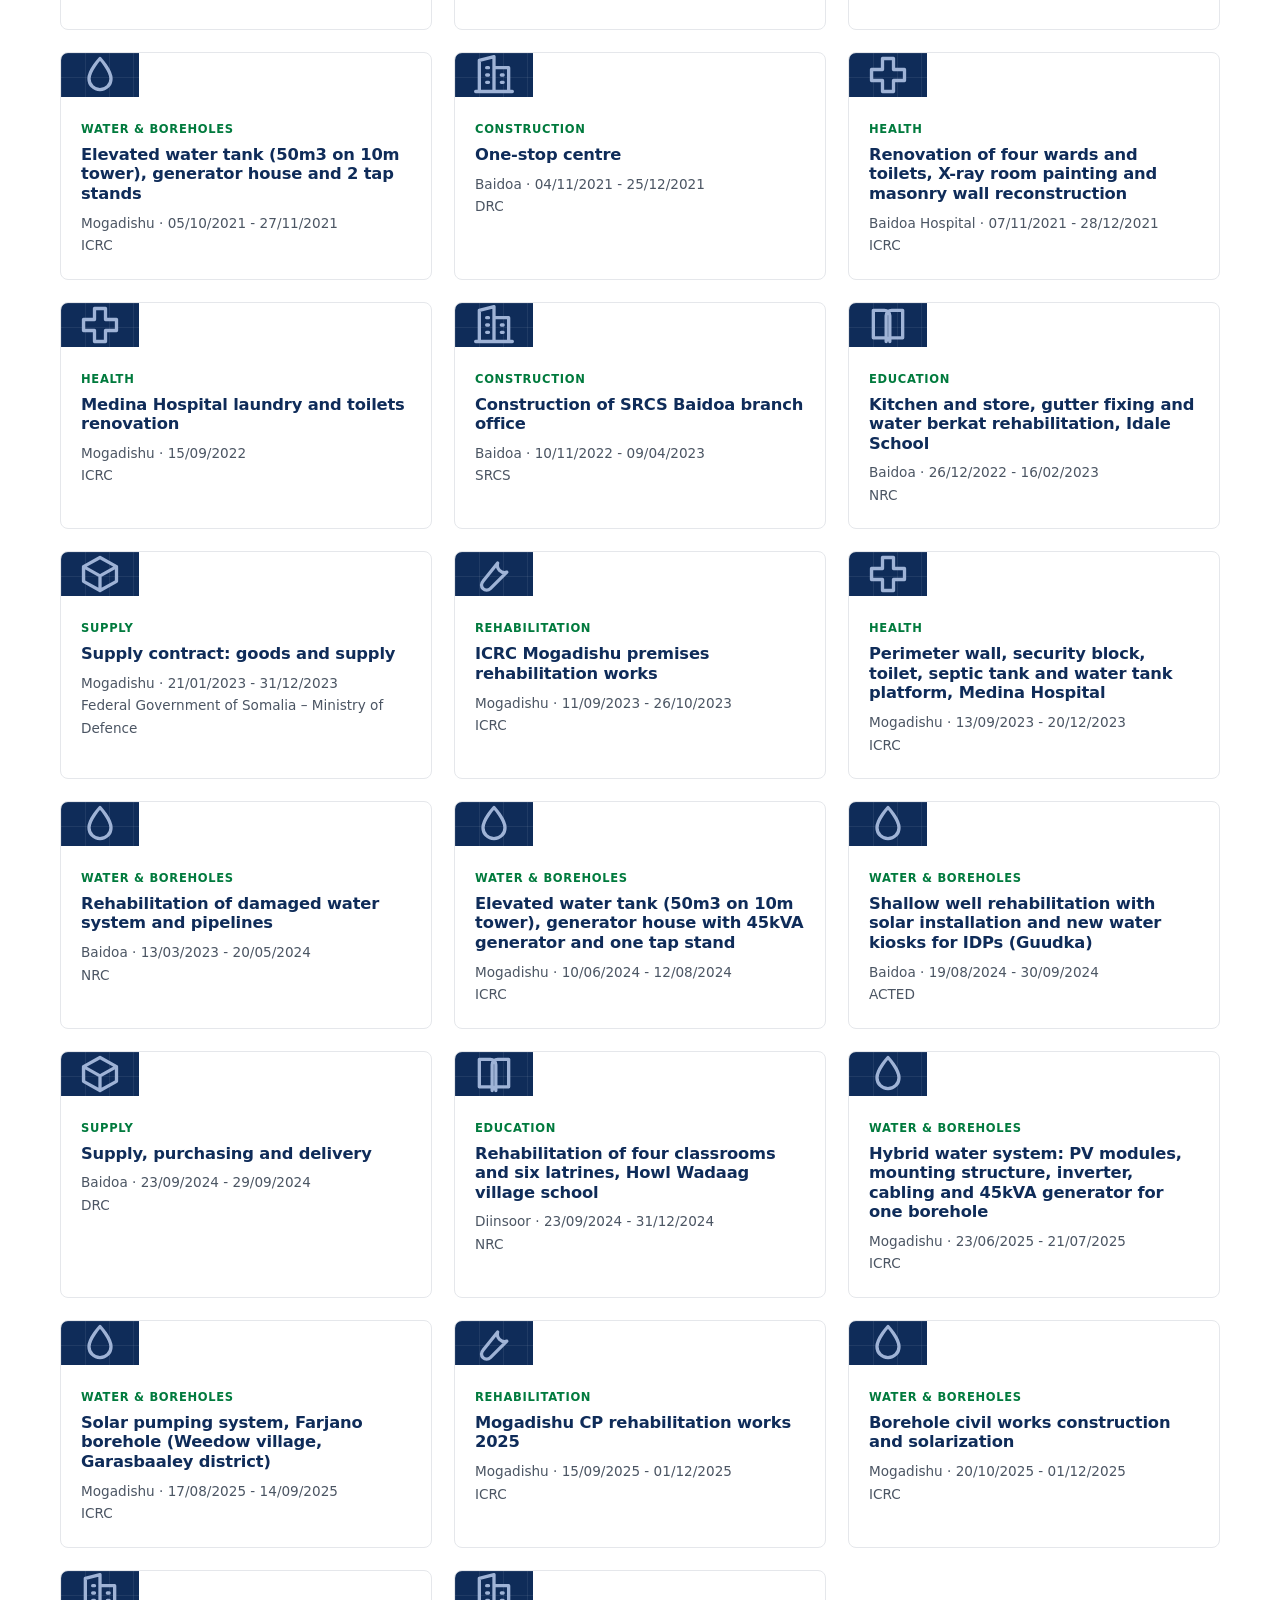
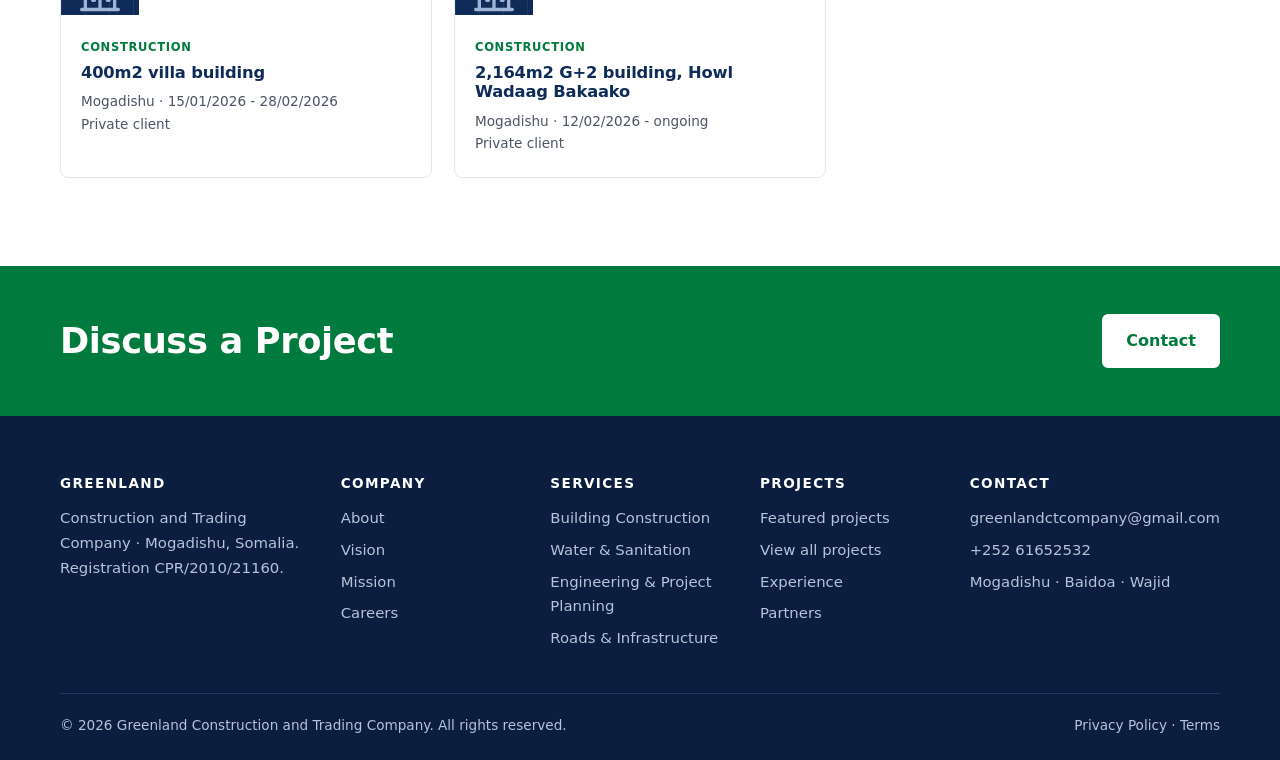
<file: projects.html>
<!DOCTYPE html>
<html lang="en" dir="ltr"><head><meta charset="utf-8"><meta name="viewport" content="width=device-width,initial-scale=1">
<title>Projects | Greenland Construction &amp; Trading Company</title><meta name="description" content="Searchable portfolio of Greenland project records from 2007 to 2026: buildings, water, health, education, shelter and more.">
<meta property="og:title" content="Projects | Greenland Construction &amp; Trading Company"><meta property="og:description" content="Searchable portfolio of Greenland project records from 2007 to 2026: buildings, water, health, education, shelter and more."><meta property="og:type" content="website"><meta property="og:image" content="assets/logos/logo-mark.png">
<meta name="theme-color" content="#0F2C59"><link rel="icon" type="image/png" href="assets/icons/favicon.png"><link rel="stylesheet" href="css/style.css"></head>
<body data-page="projects"><a class="skip" href="#main">Skip to content</a>
<header class="hdr"><div class="wrap"><a class="brand" href="index.html"><img src="assets/logos/logo-mark.png" alt="Greenland logo" width="64" height="31"><span><b>GREENLAND</b><small>Construction &amp; Trading Co.</small></span></a>
<nav class="nav" id="nav" aria-label="Main"><a href="index.html" data-i18n="home">Home</a><a href="about.html" data-i18n="about">About</a><a href="services.html" data-i18n="services">Services</a><a href="projects.html" data-i18n="projects" aria-current=page>Projects</a><a href="experience.html" data-i18n="experience">Experience</a><a href="leadership.html" data-i18n="leadership">Leadership</a><a href="partners.html" data-i18n="partners">Partners</a></nav>
<div class="lang" id="lang"></div><a class="btn sm" href="contact.html" data-i18n="cta_discuss">Discuss a Project</a>
<button class="burger" type="button" aria-expanded="false" aria-controls="nav" aria-label="Menu"><svg viewBox="0 0 24 24" fill="none" stroke="currentColor" stroke-width="1.8" stroke-linecap="round" stroke-linejoin="round" aria-hidden="true"><path d="M4 7h16M4 12h16M4 17h16"/></svg></button></div></header><main id="main"><div class="pg"><div class="wrap"><h1 data-i18n="projects">Projects</h1><p>74 records from the company profile, 2007–2026. Contract values are not published.</p></div></div>
<section class="s"><div class="wrap"><p class="note">Project photographs have not been supplied yet. Cards use a neutral placeholder until images are added under <code>assets/projects/</code>.</p>
<div class="bar"><input type="search" id="q" data-i18n-ph="search_ph" placeholder="Search projects…" aria-label="Search projects"><select id="fy" aria-label="Year"></select><select id="fc" aria-label="Client"></select></div>
<div class="chips" id="chips" role="group" aria-label="Category"></div><p class="cnt" id="cnt" aria-live="polite"></p><div class="grid g3" id="grid"></div></div></section><section class="cta"><div class="wrap"><h2 data-i18n="cta_discuss">Discuss a Project</h2><a class="btn" href="contact.html" data-i18n="contact">Contact</a></div></section></main><footer class="ftr"><div class="wrap"><div class="cols">
<div><h4>Greenland</h4><p>Construction and Trading Company · Mogadishu, Somalia. Registration CPR/2010/21160.</p></div>
<div><h4>Company</h4><ul><li><a href="about.html">About</a></li><li><a href="about.html#vision" data-i18n="vision">Vision</a></li><li><a href="about.html#mission" data-i18n="mission">Mission</a></li><li><a href="contact.html?ref=Careers">Careers</a></li></ul></div>
<div><h4 data-i18n="services">Services</h4><ul><li><a href="services.html#construction" data-i18n="svc_construction">Building Construction</a></li><li><a href="services.html#water" data-i18n="svc_water">Water &amp; Sanitation</a></li><li><a href="services.html#engineering" data-i18n="svc_pm">Engineering</a></li><li><a href="services.html#infrastructure" data-i18n="svc_infra">Infrastructure</a></li></ul></div>
<div><h4 data-i18n="projects">Projects</h4><ul><li><a href="index.html#featured" data-i18n="sec_featured">Featured</a></li><li><a href="projects.html" data-i18n="view_all">Portfolio</a></li><li><a href="experience.html" data-i18n="experience">Experience</a></li><li><a href="partners.html" data-i18n="partners">Partners</a></li></ul></div>
<div><h4 data-i18n="contact">Contact</h4><ul><li><a href="mailto:greenlandctcompany@gmail.com">greenlandctcompany@gmail.com</a></li><li><a href="tel:+25261652532">+252 61652532</a></li><li>Mogadishu · Baidoa · Wajid</li></ul></div></div>
<div class="bt"><span>© <span class="yr">2026</span> Greenland Construction and Trading Company. <span data-i18n="rights">All rights reserved.</span></span><span><a href="privacy.html">Privacy Policy</a> · <a href="terms.html">Terms</a></span></div></div></footer>
<dialog id="pm"></dialog><script src="js/locales.js"></script><script src="js/projects-data.js"></script><script src="js/main.js"></script></body></html>
</file>
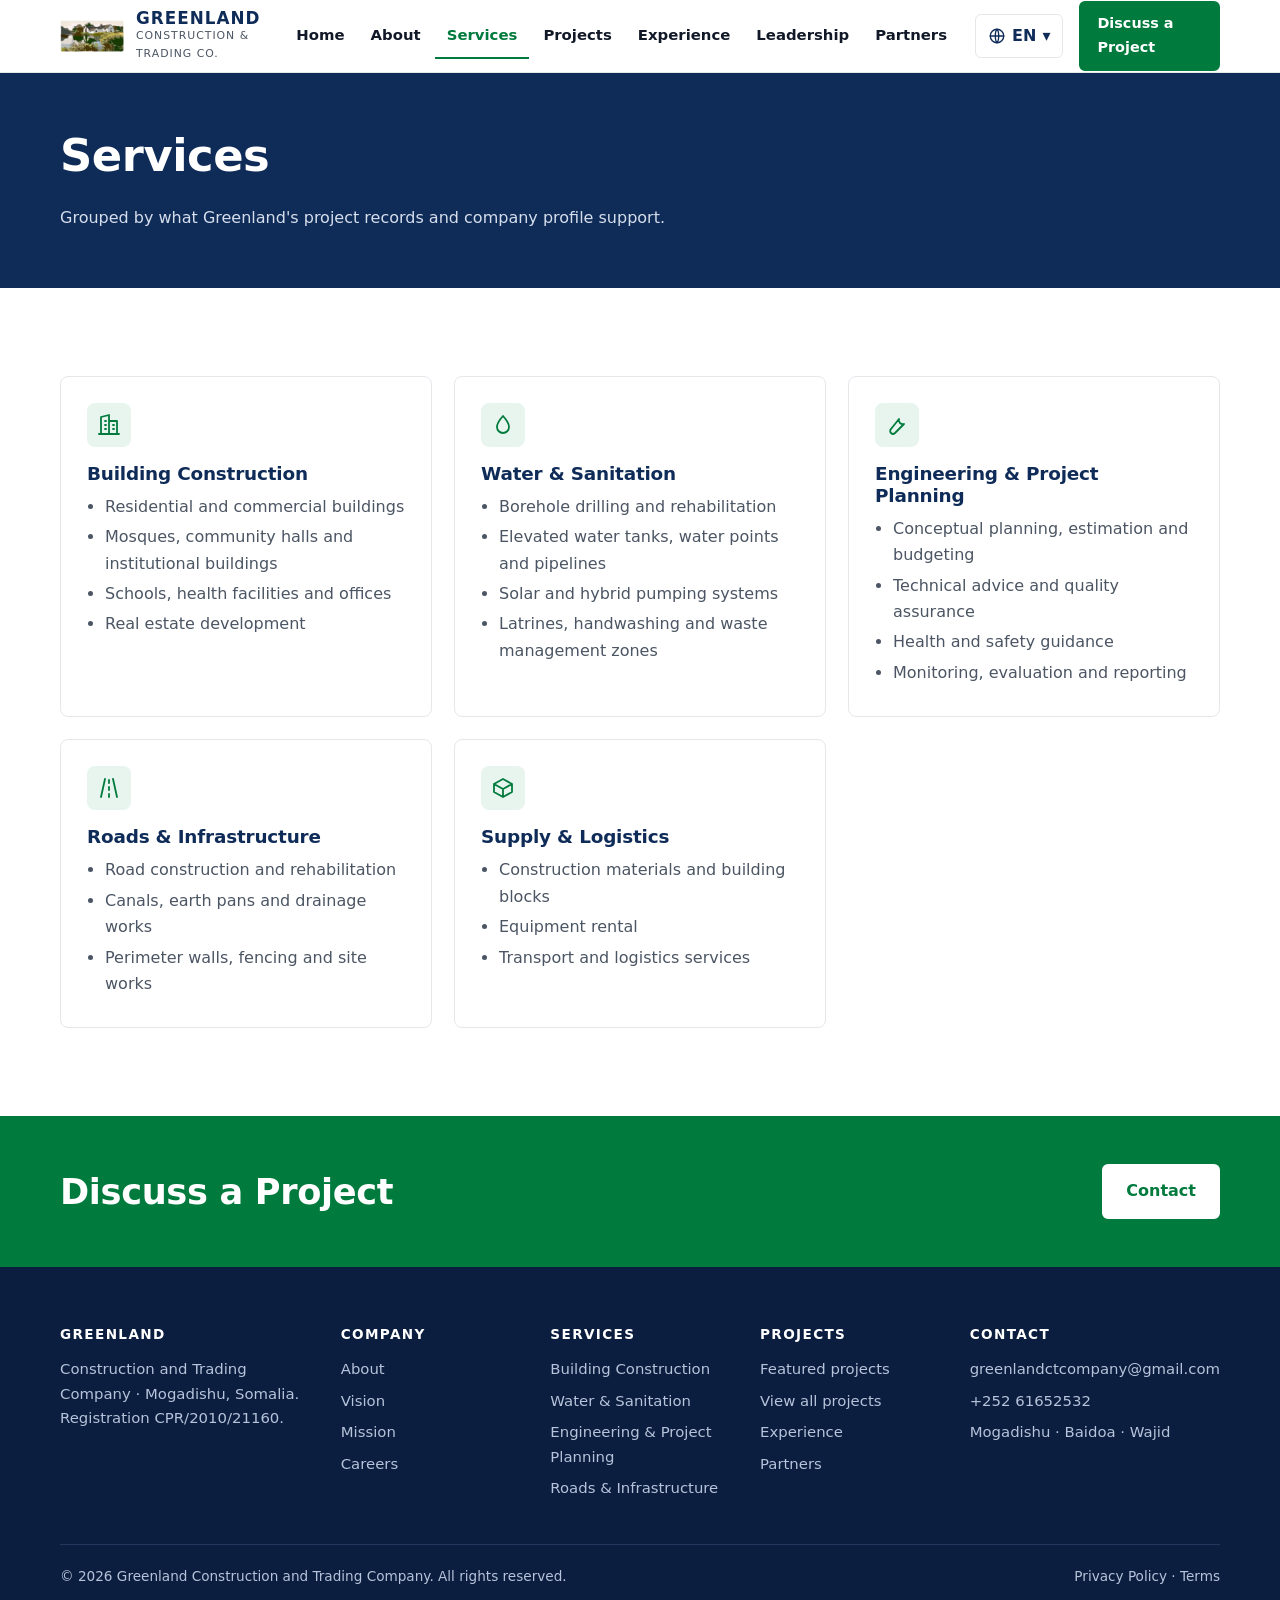
<file: services.html>
<!DOCTYPE html>
<html lang="en" dir="ltr"><head><meta charset="utf-8"><meta name="viewport" content="width=device-width,initial-scale=1">
<title>Services | Greenland Construction &amp; Trading Company</title><meta name="description" content="Building construction, water and sanitation, engineering and project planning, roads and infrastructure, and supply and logistics in southern Somalia.">
<meta property="og:title" content="Services | Greenland Construction &amp; Trading Company"><meta property="og:description" content="Building construction, water and sanitation, engineering and project planning, roads and infrastructure, and supply and logistics in southern Somalia."><meta property="og:type" content="website"><meta property="og:image" content="assets/logos/logo-mark.png">
<meta name="theme-color" content="#0F2C59"><link rel="icon" type="image/png" href="assets/icons/favicon.png"><link rel="stylesheet" href="css/style.css"></head>
<body data-page="services"><a class="skip" href="#main">Skip to content</a>
<header class="hdr"><div class="wrap"><a class="brand" href="index.html"><img src="assets/logos/logo-mark.png" alt="Greenland logo" width="64" height="31"><span><b>GREENLAND</b><small>Construction &amp; Trading Co.</small></span></a>
<nav class="nav" id="nav" aria-label="Main"><a href="index.html" data-i18n="home">Home</a><a href="about.html" data-i18n="about">About</a><a href="services.html" data-i18n="services" aria-current=page>Services</a><a href="projects.html" data-i18n="projects">Projects</a><a href="experience.html" data-i18n="experience">Experience</a><a href="leadership.html" data-i18n="leadership">Leadership</a><a href="partners.html" data-i18n="partners">Partners</a></nav>
<div class="lang" id="lang"></div><a class="btn sm" href="contact.html" data-i18n="cta_discuss">Discuss a Project</a>
<button class="burger" type="button" aria-expanded="false" aria-controls="nav" aria-label="Menu"><svg viewBox="0 0 24 24" fill="none" stroke="currentColor" stroke-width="1.8" stroke-linecap="round" stroke-linejoin="round" aria-hidden="true"><path d="M4 7h16M4 12h16M4 17h16"/></svg></button></div></header><main id="main"><div class="pg"><div class="wrap"><h1 data-i18n="services">Services</h1><p>Grouped by what Greenland's project records and company profile support.</p></div></div>
<section class="s"><div class="wrap grid g3"><article class="card rv" id="construction"><div class="ic"><svg viewBox="0 0 24 24" fill="none" stroke="currentColor" stroke-width="1.8" stroke-linecap="round" stroke-linejoin="round" aria-hidden="true"><path d="M4 21V4l8-2v19M12 8h8v13M8 8h1M8 12h1M8 16h1M16 12h1M16 16h1M2 21h20"/></svg></div><h3 data-i18n="svc_construction">Building Construction</h3><ul><li>Residential and commercial buildings</li><li>Mosques, community halls and institutional buildings</li><li>Schools, health facilities and offices</li><li>Real estate development</li></ul></article><article class="card rv" id="water"><div class="ic"><svg viewBox="0 0 24 24" fill="none" stroke="currentColor" stroke-width="1.8" stroke-linecap="round" stroke-linejoin="round" aria-hidden="true"><path d="M12 3s6 6.5 6 11a6 6 0 0 1-12 0c0-4.5 6-11 6-11z"/></svg></div><h3 data-i18n="svc_water">Water &amp; Sanitation</h3><ul><li>Borehole drilling and rehabilitation</li><li>Elevated water tanks, water points and pipelines</li><li>Solar and hybrid pumping systems</li><li>Latrines, handwashing and waste management zones</li></ul></article><article class="card rv" id="engineering"><div class="ic"><svg viewBox="0 0 24 24" fill="none" stroke="currentColor" stroke-width="1.8" stroke-linecap="round" stroke-linejoin="round" aria-hidden="true"><path d="M14 6a4 4 0 0 0 5 5l-9 9a2.5 2.5 0 0 1-4-4z"/></svg></div><h3 data-i18n="svc_pm">Engineering &amp; Project Planning</h3><ul><li>Conceptual planning, estimation and budgeting</li><li>Technical advice and quality assurance</li><li>Health and safety guidance</li><li>Monitoring, evaluation and reporting</li></ul></article><article class="card rv" id="infrastructure"><div class="ic"><svg viewBox="0 0 24 24" fill="none" stroke="currentColor" stroke-width="1.8" stroke-linecap="round" stroke-linejoin="round" aria-hidden="true"><path d="M8 3 4 21M16 3l4 18M12 4v3M12 11v3M12 18v3"/></svg></div><h3 data-i18n="svc_infra">Roads &amp; Infrastructure</h3><ul><li>Road construction and rehabilitation</li><li>Canals, earth pans and drainage works</li><li>Perimeter walls, fencing and site works</li></ul></article><article class="card rv" id="supply"><div class="ic"><svg viewBox="0 0 24 24" fill="none" stroke="currentColor" stroke-width="1.8" stroke-linecap="round" stroke-linejoin="round" aria-hidden="true"><path d="M21 8 12 3 3 8v8l9 5 9-5zM3 8l9 5 9-5M12 13v8"/></svg></div><h3 data-i18n="svc_supply">Supply &amp; Logistics</h3><ul><li>Construction materials and building blocks</li><li>Equipment rental</li><li>Transport and logistics services</li></ul></article></div></section><section class="cta"><div class="wrap"><h2 data-i18n="cta_discuss">Discuss a Project</h2><a class="btn" href="contact.html" data-i18n="contact">Contact</a></div></section></main><footer class="ftr"><div class="wrap"><div class="cols">
<div><h4>Greenland</h4><p>Construction and Trading Company · Mogadishu, Somalia. Registration CPR/2010/21160.</p></div>
<div><h4>Company</h4><ul><li><a href="about.html">About</a></li><li><a href="about.html#vision" data-i18n="vision">Vision</a></li><li><a href="about.html#mission" data-i18n="mission">Mission</a></li><li><a href="contact.html?ref=Careers">Careers</a></li></ul></div>
<div><h4 data-i18n="services">Services</h4><ul><li><a href="services.html#construction" data-i18n="svc_construction">Building Construction</a></li><li><a href="services.html#water" data-i18n="svc_water">Water &amp; Sanitation</a></li><li><a href="services.html#engineering" data-i18n="svc_pm">Engineering</a></li><li><a href="services.html#infrastructure" data-i18n="svc_infra">Infrastructure</a></li></ul></div>
<div><h4 data-i18n="projects">Projects</h4><ul><li><a href="index.html#featured" data-i18n="sec_featured">Featured</a></li><li><a href="projects.html" data-i18n="view_all">Portfolio</a></li><li><a href="experience.html" data-i18n="experience">Experience</a></li><li><a href="partners.html" data-i18n="partners">Partners</a></li></ul></div>
<div><h4 data-i18n="contact">Contact</h4><ul><li><a href="mailto:greenlandctcompany@gmail.com">greenlandctcompany@gmail.com</a></li><li><a href="tel:+25261652532">+252 61652532</a></li><li>Mogadishu · Baidoa · Wajid</li></ul></div></div>
<div class="bt"><span>© <span class="yr">2026</span> Greenland Construction and Trading Company. <span data-i18n="rights">All rights reserved.</span></span><span><a href="privacy.html">Privacy Policy</a> · <a href="terms.html">Terms</a></span></div></div></footer>
<dialog id="pm"></dialog><script src="js/locales.js"></script><script src="js/projects-data.js"></script><script src="js/main.js"></script></body></html>
</file>
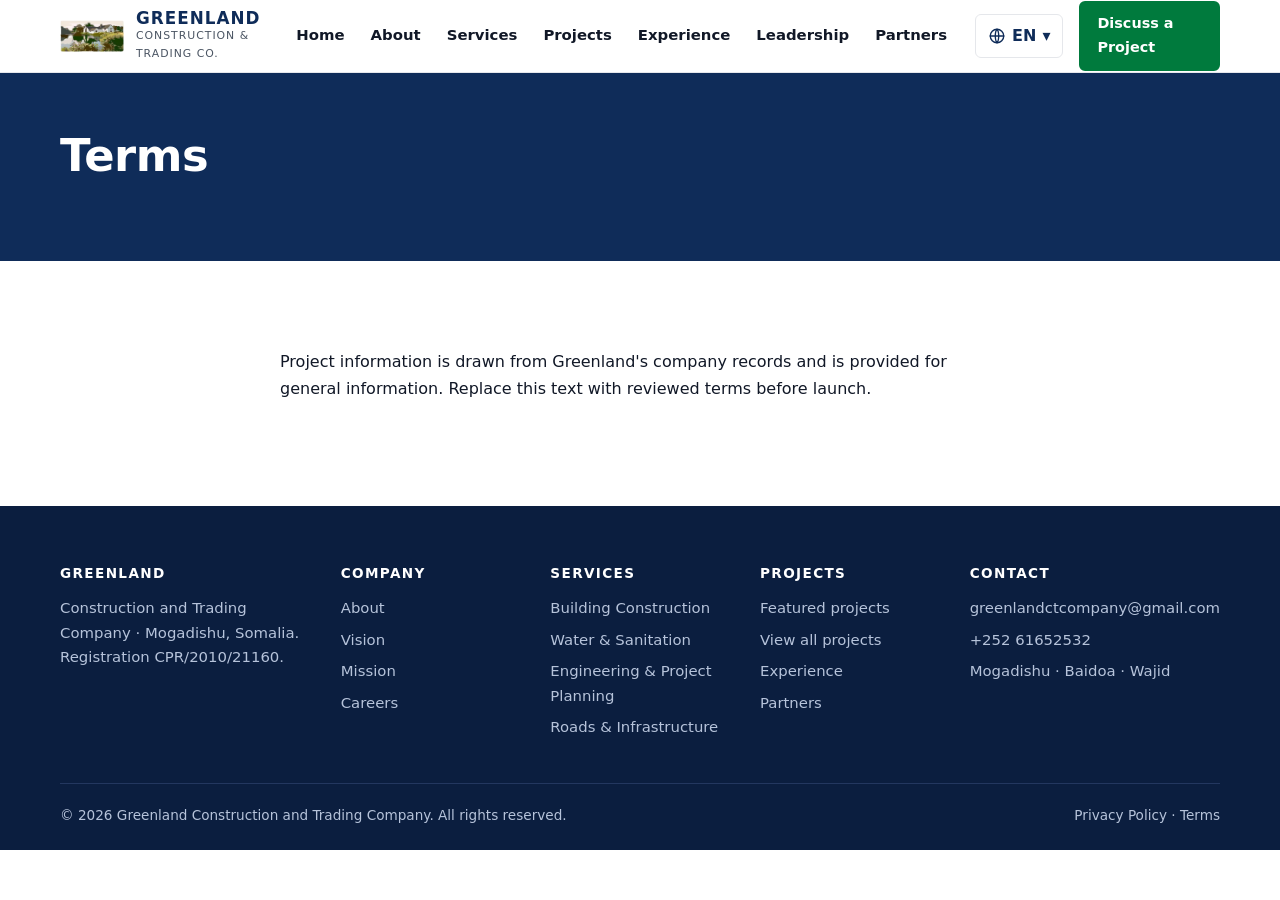
<file: terms.html>
<!DOCTYPE html>
<html lang="en" dir="ltr"><head><meta charset="utf-8"><meta name="viewport" content="width=device-width,initial-scale=1">
<title>Terms | Greenland Construction &amp; Trading Company</title><meta name="description" content="Terms – Greenland Construction and Trading Company.">
<meta property="og:title" content="Terms | Greenland Construction &amp; Trading Company"><meta property="og:description" content="Terms – Greenland Construction and Trading Company."><meta property="og:type" content="website"><meta property="og:image" content="assets/logos/logo-mark.png">
<meta name="theme-color" content="#0F2C59"><link rel="icon" type="image/png" href="assets/icons/favicon.png"><link rel="stylesheet" href="css/style.css"></head>
<body data-page="terms"><a class="skip" href="#main">Skip to content</a>
<header class="hdr"><div class="wrap"><a class="brand" href="index.html"><img src="assets/logos/logo-mark.png" alt="Greenland logo" width="64" height="31"><span><b>GREENLAND</b><small>Construction &amp; Trading Co.</small></span></a>
<nav class="nav" id="nav" aria-label="Main"><a href="index.html" data-i18n="home">Home</a><a href="about.html" data-i18n="about">About</a><a href="services.html" data-i18n="services">Services</a><a href="projects.html" data-i18n="projects">Projects</a><a href="experience.html" data-i18n="experience">Experience</a><a href="leadership.html" data-i18n="leadership">Leadership</a><a href="partners.html" data-i18n="partners">Partners</a></nav>
<div class="lang" id="lang"></div><a class="btn sm" href="contact.html" data-i18n="cta_discuss">Discuss a Project</a>
<button class="burger" type="button" aria-expanded="false" aria-controls="nav" aria-label="Menu"><svg viewBox="0 0 24 24" fill="none" stroke="currentColor" stroke-width="1.8" stroke-linecap="round" stroke-linejoin="round" aria-hidden="true"><path d="M4 7h16M4 12h16M4 17h16"/></svg></button></div></header><main id="main"><div class="pg"><div class="wrap"><h1>Terms</h1><p></p></div></div><section class="s"><div class="wrap" style="max-width:760px"><p>Project information is drawn from Greenland's company records and is provided for general information. Replace this text with reviewed terms before launch.</p></div></section></main><footer class="ftr"><div class="wrap"><div class="cols">
<div><h4>Greenland</h4><p>Construction and Trading Company · Mogadishu, Somalia. Registration CPR/2010/21160.</p></div>
<div><h4>Company</h4><ul><li><a href="about.html">About</a></li><li><a href="about.html#vision" data-i18n="vision">Vision</a></li><li><a href="about.html#mission" data-i18n="mission">Mission</a></li><li><a href="contact.html?ref=Careers">Careers</a></li></ul></div>
<div><h4 data-i18n="services">Services</h4><ul><li><a href="services.html#construction" data-i18n="svc_construction">Building Construction</a></li><li><a href="services.html#water" data-i18n="svc_water">Water &amp; Sanitation</a></li><li><a href="services.html#engineering" data-i18n="svc_pm">Engineering</a></li><li><a href="services.html#infrastructure" data-i18n="svc_infra">Infrastructure</a></li></ul></div>
<div><h4 data-i18n="projects">Projects</h4><ul><li><a href="index.html#featured" data-i18n="sec_featured">Featured</a></li><li><a href="projects.html" data-i18n="view_all">Portfolio</a></li><li><a href="experience.html" data-i18n="experience">Experience</a></li><li><a href="partners.html" data-i18n="partners">Partners</a></li></ul></div>
<div><h4 data-i18n="contact">Contact</h4><ul><li><a href="mailto:greenlandctcompany@gmail.com">greenlandctcompany@gmail.com</a></li><li><a href="tel:+25261652532">+252 61652532</a></li><li>Mogadishu · Baidoa · Wajid</li></ul></div></div>
<div class="bt"><span>© <span class="yr">2026</span> Greenland Construction and Trading Company. <span data-i18n="rights">All rights reserved.</span></span><span><a href="privacy.html">Privacy Policy</a> · <a href="terms.html">Terms</a></span></div></div></footer>
<dialog id="pm"></dialog><script src="js/locales.js"></script><script src="js/projects-data.js"></script><script src="js/main.js"></script></body></html>
</file>
<file: css/style.css>
:root{--navy:#0F2C59;--navy2:#1E4079;--green:#007A3D;--green2:#005F2F;--ink:#111827;--mid:#4B5563;--soft:#F3F4F6;--line:#E5E7EB;--bg:#fff;--max:1200px;--r:6px;--sh:0 8px 24px rgba(15,44,89,.10);--f:system-ui,-apple-system,"Segoe UI",Roboto,"Noto Sans","Noto Sans Arabic","Noto Sans SC","Noto Sans JP","Noto Sans KR","Noto Sans Devanagari",Arial,sans-serif}
*{box-sizing:border-box}html{scroll-behavior:smooth}body{margin:0;font:16px/1.65 var(--f);color:var(--ink);background:var(--bg);-webkit-font-smoothing:antialiased}
img{max-width:100%;display:block}a{color:var(--navy);text-decoration-thickness:1px;text-underline-offset:3px}
h1,h2,h3{line-height:1.2;margin:0 0 .5em;color:var(--navy);letter-spacing:-.01em}h1{font-size:clamp(2rem,5vw,3.4rem)}h2{font-size:clamp(1.5rem,3vw,2.2rem)}h3{font-size:1.15rem}
p{margin:0 0 1em}.wrap{max-width:var(--max);margin-inline:auto;padding-inline:20px}
:focus-visible{outline:3px solid #F59E0B;outline-offset:2px}
.skip{position:absolute;inset-inline-start:-999px;top:8px;background:#fff;padding:8px 14px;z-index:99}.skip:focus{inset-inline-start:8px}
/* header */
.hdr{position:sticky;top:0;z-index:50;background:#fff;border-bottom:1px solid var(--line)}
.hdr .wrap{display:flex;align-items:center;gap:16px;min-height:72px}
.brand{display:flex;align-items:center;gap:12px;text-decoration:none;color:var(--navy);margin-inline-end:auto}
.brand img{width:64px;height:auto;border-radius:3px}.brand b{display:block;font-size:1.05rem;letter-spacing:.06em;line-height:1.1}.brand small{display:block;font-size:.68rem;letter-spacing:.09em;text-transform:uppercase;color:var(--mid)}
.nav{display:flex;gap:2px}.nav a{padding:10px 12px;text-decoration:none;color:var(--ink);font-weight:600;font-size:.93rem;border-bottom:2px solid transparent}.nav a:hover{color:var(--green)}.nav a[aria-current=page]{color:var(--green);border-color:var(--green)}
.btn{display:inline-flex;align-items:center;gap:8px;padding:12px 22px;border-radius:var(--r);background:var(--green);color:#fff;text-decoration:none;font-weight:700;border:2px solid var(--green);cursor:pointer;font:inherit;font-weight:700;transition:background .2s}
.btn:hover{background:var(--green2);border-color:var(--green2)}.btn.ghost{background:transparent;color:#fff;border-color:#fff}.btn.ghost:hover{background:#fff;color:var(--navy)}.btn.line{background:transparent;color:var(--navy);border-color:var(--navy)}.btn.line:hover{background:var(--navy);color:#fff}.btn.sm{padding:9px 16px;font-size:.9rem}
.burger{display:none;background:none;border:1px solid var(--line);border-radius:var(--r);width:44px;height:44px;cursor:pointer;color:var(--navy)}
/* language */
.lang{position:relative}.lang>button{display:flex;align-items:center;gap:6px;height:44px;padding:0 12px;border:1px solid var(--line);border-radius:var(--r);background:#fff;color:var(--navy);font:inherit;font-weight:700;cursor:pointer}
.lang svg{width:18px;height:18px}.lang .pop{position:absolute;inset-inline-end:0;top:calc(100% + 8px);width:290px;background:#fff;border:1px solid var(--line);border-radius:8px;box-shadow:var(--sh);padding:10px;opacity:0;transform:translateY(-6px);visibility:hidden;transition:opacity .18s,transform .18s,visibility .18s}
.lang.open .pop{opacity:1;transform:none;visibility:visible}.lang input{width:100%;padding:10px 12px;border:1px solid var(--line);border-radius:var(--r);font:inherit;margin-bottom:8px}
.lang ul{list-style:none;margin:0;padding:0;max-height:300px;overflow:auto}.lang li button{width:100%;display:flex;align-items:center;gap:10px;padding:9px 10px;border:0;background:none;border-radius:4px;font:inherit;cursor:pointer;text-align:start;color:var(--ink)}
.lang li button:hover,.lang li button:focus-visible{background:var(--soft)}.lang li button[aria-selected=true]{background:#E8F5EE;font-weight:700}.lang li .n{color:var(--mid);margin-inline-start:auto;font-size:.85rem}.lang li .fl{font-size:1.2rem}.lang li .ck{width:16px;color:var(--green)}
/* hero */
.hero{background:var(--navy);color:#fff;position:relative;overflow:hidden;background-image:linear-gradient(rgba(255,255,255,.05) 1px,transparent 1px),linear-gradient(90deg,rgba(255,255,255,.05) 1px,transparent 1px);background-size:48px 48px}
.hero .wrap{padding-block:clamp(56px,10vw,120px)}.hero h1{color:#fff;max-width:16ch}.hero p{max-width:60ch;font-size:1.15rem;color:#D6DEEC}.hero .act{display:flex;gap:12px;flex-wrap:wrap;margin-top:28px}
.eyebrow{font-size:.78rem;letter-spacing:.14em;text-transform:uppercase;font-weight:700;color:#7DD3A6;margin-bottom:14px}.pg{background:var(--navy);color:#fff}.pg .wrap{padding-block:56px}.pg h1{color:#fff;font-size:clamp(1.8rem,4vw,2.8rem)}.pg p{color:#D6DEEC;max-width:64ch;margin:0}
.stats{background:#fff;border-bottom:1px solid var(--line)}.stats .wrap{display:grid;grid-template-columns:repeat(4,1fr)}.stat{padding:26px 16px;border-inline-end:1px solid var(--line)}.stat:last-child{border:0}.stat b{display:block;font-size:2rem;color:var(--navy);line-height:1}.stat span{font-size:.85rem;color:var(--mid)}
section.s{padding-block:clamp(48px,7vw,88px)}.alt{background:var(--soft)}.hd{display:flex;justify-content:space-between;align-items:end;gap:16px;margin-bottom:32px;flex-wrap:wrap}.hd p{color:var(--mid);max-width:60ch;margin:0}
.grid{display:grid;gap:22px}.g2{grid-template-columns:repeat(2,1fr)}.g3{grid-template-columns:repeat(3,1fr)}.g4{grid-template-columns:repeat(4,1fr)}
.card{background:#fff;border:1px solid var(--line);border-radius:8px;padding:26px;transition:box-shadow .2s,transform .2s}.card:hover{box-shadow:var(--sh)}.card .ic{width:44px;height:44px;border-radius:8px;background:#E8F5EE;color:var(--green);display:grid;place-items:center;margin-bottom:16px}.card .ic svg{width:24px;height:24px}
.card ul{margin:0;padding-inline-start:18px;color:var(--mid)}.card li{margin:4px 0}.more{font-weight:700;text-decoration:none;color:var(--green)}.more:hover{text-decoration:underline}
/* project card */
.pc{padding:0;overflow:hidden;display:flex;flex-direction:column;cursor:pointer;text-align:start;font:inherit;color:inherit;width:100%}.pc:hover{transform:translateY(-3px)}
.ph{aspect-ratio:16/9;background:var(--navy);background-image:linear-gradient(rgba(255,255,255,.07) 1px,transparent 1px),linear-gradient(90deg,rgba(255,255,255,.07) 1px,transparent 1px);background-size:24px 24px;display:grid;place-items:center;color:#9FB3D6;position:relative}.ph svg{width:44px;height:44px}.ph img{width:100%;height:100%;object-fit:cover;position:absolute;inset:0}
.pc .bd{padding:18px 20px 22px}.tag{display:inline-block;font-size:.72rem;font-weight:700;letter-spacing:.06em;text-transform:uppercase;color:var(--green);margin-bottom:6px}.pc h3{font-size:1.02rem}.meta{font-size:.85rem;color:var(--mid);margin:0}
/* filters */
.bar{display:grid;grid-template-columns:2fr 1fr 1fr;gap:12px;margin-bottom:16px}.bar input,.bar select,.fm input,.fm select,.fm textarea{width:100%;padding:12px 14px;border:1px solid #CBD5E1;border-radius:var(--r);font:inherit;background:#fff;color:var(--ink)}
.chips{display:flex;flex-wrap:wrap;gap:8px;margin-bottom:24px}.chip{padding:8px 14px;border:1px solid #CBD5E1;border-radius:99px;background:#fff;font:inherit;font-size:.88rem;cursor:pointer;color:var(--ink)}.chip[aria-pressed=true]{background:var(--navy);border-color:var(--navy);color:#fff}
.cnt{color:var(--mid);font-size:.9rem;margin-bottom:14px}
/* modal */
dialog{border:0;border-radius:10px;padding:0;width:min(720px,94vw);max-height:92vh;box-shadow:0 20px 60px rgba(0,0,0,.35)}dialog::backdrop{background:rgba(15,23,42,.6)}
dialog .in{padding:28px}dialog .x{position:absolute;inset-inline-end:12px;top:12px;width:40px;height:40px;border-radius:50%;border:0;background:#fff;font-size:1.4rem;cursor:pointer;z-index:2}
dl.facts{display:grid;grid-template-columns:130px 1fr;gap:8px 16px;margin:16px 0}dl.facts dt{color:var(--mid);font-size:.88rem}dl.facts dd{margin:0;font-weight:600}
.gal{display:grid;grid-template-columns:repeat(3,1fr);gap:8px;margin-top:12px}
/* timeline */
.tl{position:relative;padding-inline-start:28px;border-inline-start:3px solid var(--line)}.tl>div{position:relative;padding-bottom:36px}.tl>div::before{content:"";position:absolute;inset-inline-start:-37px;top:6px;width:16px;height:16px;border-radius:50%;background:var(--green);border:3px solid #fff;box-shadow:0 0 0 2px var(--green)}
.tl h3{margin-bottom:2px}.tl .n{color:var(--green);font-weight:700;font-size:.9rem}.tl ul{color:var(--mid);padding-inline-start:18px}
/* leadership / partners */
.lp{text-align:center}.av{width:88px;height:88px;border-radius:50%;background:var(--soft);border:2px dashed #CBD5E1;margin:0 auto 14px;display:grid;place-items:center;color:#94A3B8}.av svg{width:40px;height:40px}.lp .sm{font-size:.78rem;color:var(--mid)}
.soc{display:flex;justify-content:center;gap:8px;margin-top:12px}.soc span{width:32px;height:32px;border-radius:50%;border:1px solid var(--line);display:grid;place-items:center;color:#CBD5E1}.soc svg{width:15px;height:15px}
.pt{display:grid;place-items:center;min-height:96px;text-align:center;padding:14px;font-weight:700;color:var(--navy)}.pt small{display:block;font-weight:400;color:var(--mid);font-size:.78rem}
.note{background:#FFF7E6;border:1px solid #F5D08A;border-radius:var(--r);padding:12px 16px;font-size:.9rem;color:#6B4E0B;margin-bottom:24px}
/* cta + form + footer */
.cta{background:var(--green);color:#fff}.cta .wrap{padding-block:48px;display:flex;justify-content:space-between;align-items:center;gap:20px;flex-wrap:wrap}.cta h2{color:#fff;margin:0}.cta .btn{background:#fff;color:var(--green);border-color:#fff}
.fm{display:grid;grid-template-columns:1fr 1fr;gap:16px}.fm .full{grid-column:1/-1}.fm label{display:block;font-weight:600;font-size:.9rem;margin-bottom:6px}
.ftr{background:#0B1E3F;color:#B6C3DA;font-size:.93rem}.ftr .wrap{padding-block:56px 24px}.ftr .cols{display:grid;grid-template-columns:1.4fr repeat(4,1fr);gap:32px}.ftr h4{color:#fff;margin:0 0 12px;font-size:.85rem;letter-spacing:.1em;text-transform:uppercase}.ftr ul{list-style:none;margin:0;padding:0}.ftr li{margin:7px 0}.ftr a{color:#B6C3DA;text-decoration:none}.ftr a:hover{color:#fff;text-decoration:underline}
.ftr .bt{border-top:1px solid #23375F;margin-top:36px;padding-top:20px;display:flex;justify-content:space-between;flex-wrap:wrap;gap:8px;font-size:.85rem}
.rv{opacity:0;transform:translateY(14px);transition:opacity .5s,transform .5s}.rv.in{opacity:1;transform:none}
@media(prefers-reduced-motion:reduce){*{transition:none!important;scroll-behavior:auto!important}.rv{opacity:1;transform:none}}
[dir=rtl] .arr{transform:scaleX(-1)}
@media(max-width:1020px){.g4{grid-template-columns:repeat(2,1fr)}.g3{grid-template-columns:repeat(2,1fr)}.ftr .cols{grid-template-columns:1fr 1fr}.stats .wrap{grid-template-columns:1fr 1fr}.stat:nth-child(2){border:0}
.burger{display:grid;place-items:center}.nav{display:none;position:absolute;inset-inline:0;top:100%;background:#fff;border-bottom:1px solid var(--line);flex-direction:column;padding:8px 20px 16px}.nav.open{display:flex}.nav a{padding:14px 4px;border-bottom:1px solid var(--line)}.hdr .btn.sm{display:none}}
@media(max-width:640px){.g2,.g3,.g4,.fm,.bar{grid-template-columns:1fr}.ftr .cols{grid-template-columns:1fr}.brand small{display:none}.lang .pop{position:fixed;inset-inline:12px;top:76px;width:auto}dl.facts{grid-template-columns:1fr}.gal{grid-template-columns:1fr 1fr}}
</file>
